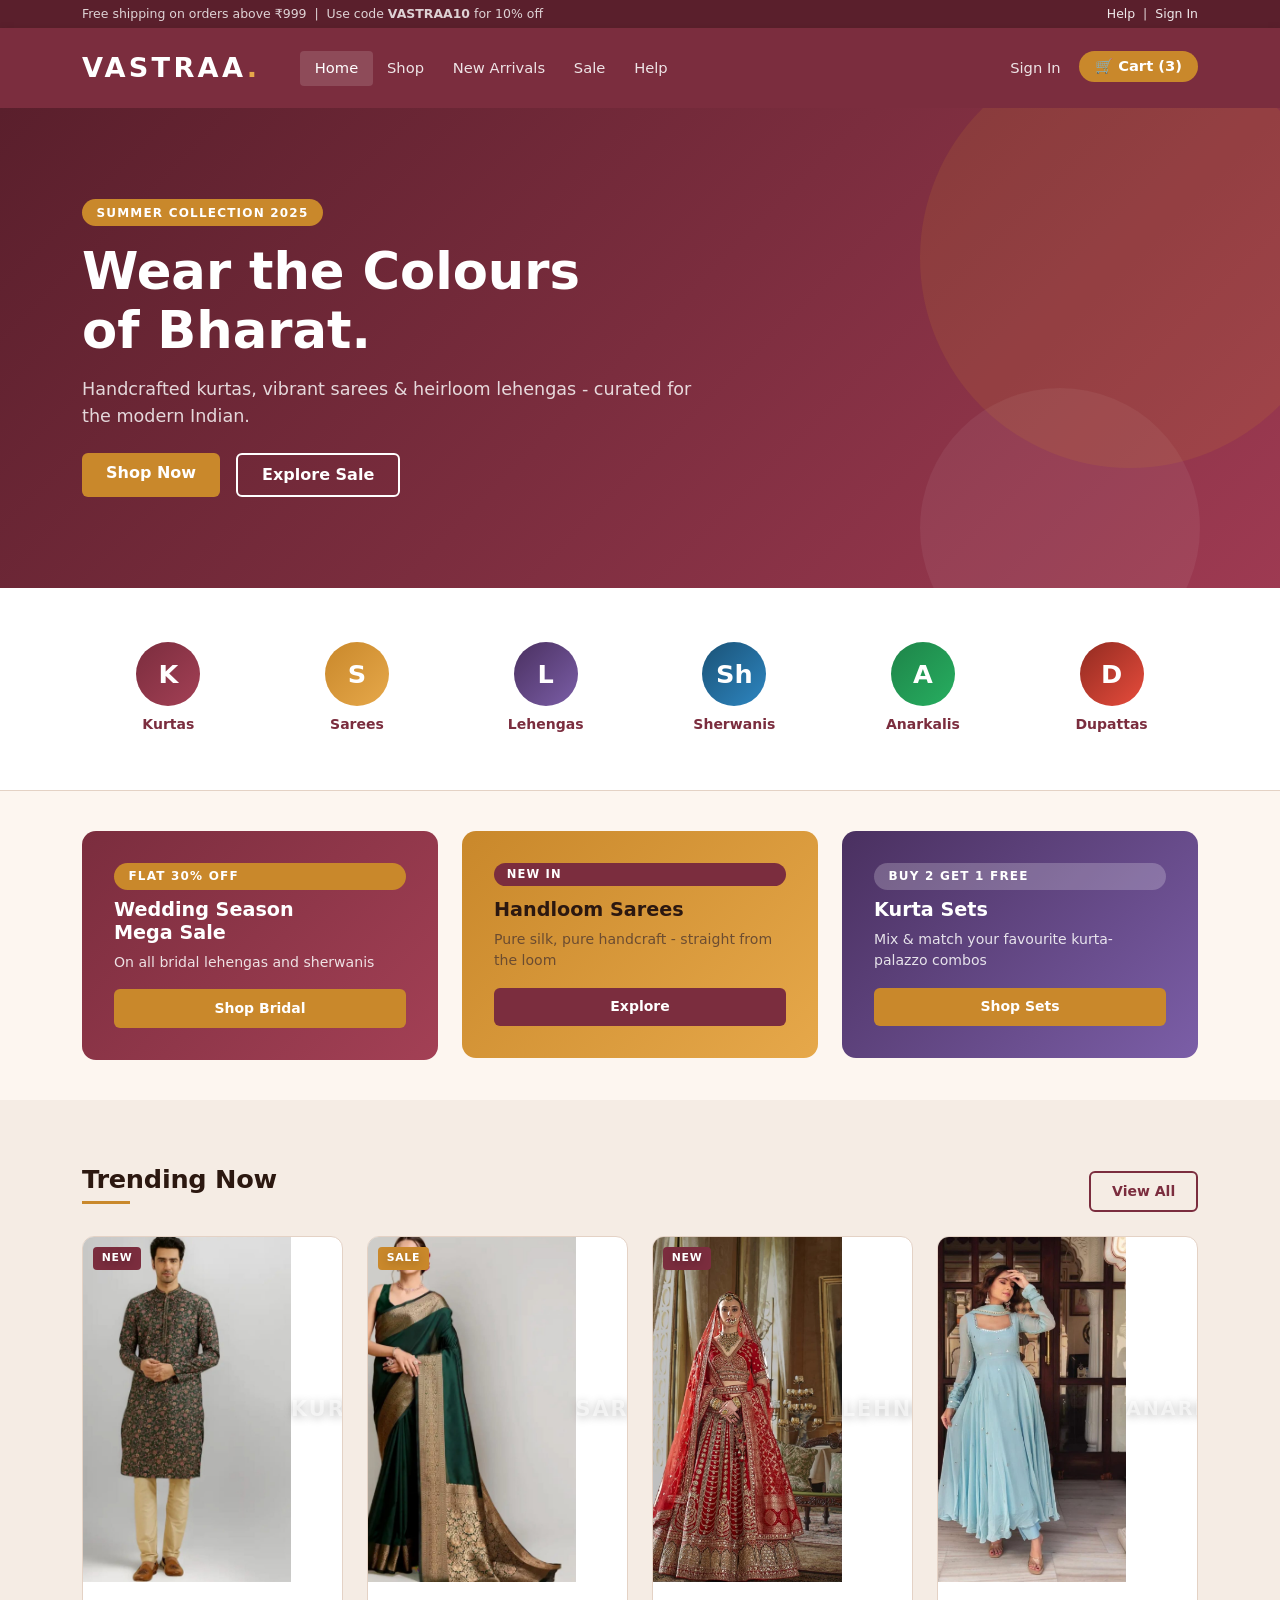
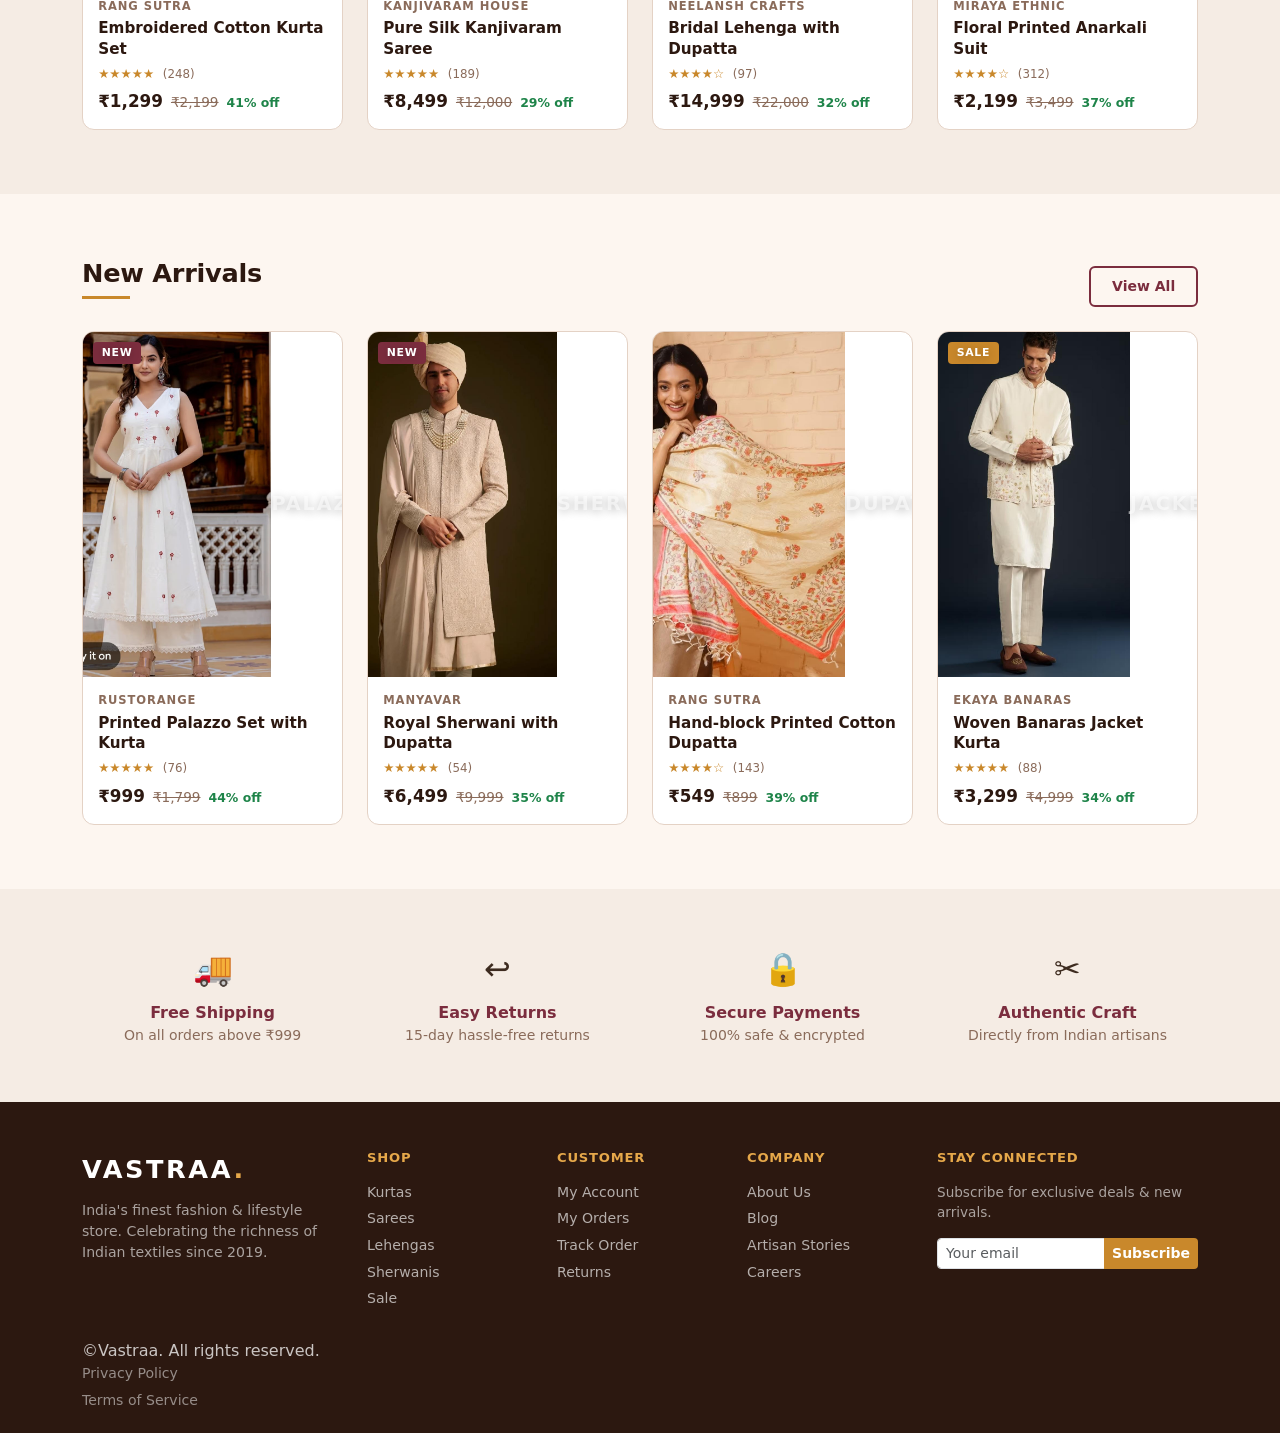
<file: index.html>
<!DOCTYPE html>
<html lang="en">
<head>
  <meta charset="UTF-8">
  <meta name="viewport" content="width=device-width, initial-scale=1.0">
  <title>Vastraa - India's Finest Fashion &amp; Lifestyle Store</title>
  <link rel="stylesheet" href="bootstrap.css">
  <link rel="stylesheet" href="style.css">
</head>
<body>

<div class="va-topbar">
  <div class="container d-flex justify-content-between align-items-center">
    <span>Free shipping on orders above &#8377;999 &nbsp;|&nbsp; Use code <strong>VASTRAA10</strong> for 10% off</span>
    <span><a href="help.html">Help</a> &nbsp;|&nbsp; <a href="login.html">Sign In</a></span>
  </div>
</div>

<nav class="navbar navbar-expand va-navbar">
  <div class="container">
    <a class="navbar-brand" href="index.html">VASTRAA<span>.</span></a>
    <ul class="navbar-nav me-auto ms-4">
      <li class="nav-item"><a class="nav-link active" href="index.html">Home</a></li>
      <li class="nav-item"><a class="nav-link" href="shop.html">Shop</a></li>
      <li class="nav-item"><a class="nav-link" href="shop.html">New Arrivals</a></li>
      <li class="nav-item"><a class="nav-link" href="shop.html">Sale</a></li>
      <li class="nav-item"><a class="nav-link" href="help.html">Help</a></li>
    </ul>
    <ul class="navbar-nav ms-auto gap-1">
      <li class="nav-item"><a class="nav-link" href="login.html">Sign In</a></li>
      <li class="nav-item"><a class="nav-link btn-cart" href="cart.html">&#128722; Cart (3)</a></li>
    </ul>
  </div>
</nav>

<section class="va-hero">
  <div class="container position-relative" style="z-index:1">
    <div class="row align-items-center">
      <div class="col-lg-7">
        <span class="va-hero-badge">Summer Collection 2025</span>
        <h1 class="mb-3">Wear the Colours<br>of Bharat.</h1>
        <p class="lead mb-4">Handcrafted kurtas, vibrant sarees &amp; heirloom lehengas - curated for the modern Indian.</p>
        <div class="d-flex gap-3 flex-wrap">
          <a href="shop.html" class="btn btn-va-accent px-4 py-2">Shop Now</a>
          <a href="shop.html" class="btn btn-va-outline px-4 py-2" style="border-color:white;color:white;">Explore Sale</a>
        </div>
      </div>
    </div>
  </div>
</section>

<section class="va-category-strip section-pad-sm">
  <div class="container">
    <div class="row g-3 text-center">
      <div class="col-6 col-md-2">
        <a href="shop.html" class="text-decoration-none">
          <div class="va-cat-item">
            <div class="va-cat-icon kurta">K</div>
            <div class="small fw-semibold mt-2">Kurtas</div>
          </div>
        </a>
      </div>
      <div class="col-6 col-md-2">
        <a href="shop.html" class="text-decoration-none">
          <div class="va-cat-item">
            <div class="va-cat-icon saree">S</div>
            <div class="small fw-semibold mt-2">Sarees</div>
          </div>
        </a>
      </div>
      <div class="col-6 col-md-2">
        <a href="shop.html" class="text-decoration-none">
          <div class="va-cat-item">
            <div class="va-cat-icon lehnga">L</div>
            <div class="small fw-semibold mt-2">Lehengas</div>
          </div>
        </a>
      </div>
      <div class="col-6 col-md-2">
        <a href="shop.html" class="text-decoration-none">
          <div class="va-cat-item">
            <div class="va-cat-icon sherwa">Sh</div>
            <div class="small fw-semibold mt-2">Sherwanis</div>
          </div>
        </a>
      </div>
      <div class="col-6 col-md-2">
        <a href="shop.html" class="text-decoration-none">
          <div class="va-cat-item">
            <div class="va-cat-icon anarka">A</div>
            <div class="small fw-semibold mt-2">Anarkalis</div>
          </div>
        </a>
      </div>
      <div class="col-6 col-md-2">
        <a href="shop.html" class="text-decoration-none">
          <div class="va-cat-item">
            <div class="va-cat-icon dupatt">D</div>
            <div class="small fw-semibold mt-2">Dupattas</div>
          </div>
        </a>
      </div>
    </div>
  </div>
</section>

<section class="section-pad-sm bg-va-cream">
  <div class="container">
    <div class="row g-4">
      <div class="col-md-4">
        <div class="va-promo-banner va-promo-1">
          <div class="va-hero-badge mb-2">FLAT 30% OFF</div>
          <h4 class="fw-bold mb-2">Wedding Season<br>Mega Sale</h4>
          <p class="mb-3">On all bridal lehengas and sherwanis</p>
          <a href="shop.html" class="btn btn-va-accent btn-sm">Shop Bridal</a>
        </div>
      </div>
      <div class="col-md-4">
        <div class="va-promo-banner va-promo-2">
          <div style="display:inline-block;background:#7B2D3E;color:white;font-size:0.72rem;font-weight:700;letter-spacing:0.1em;padding:0.2rem 0.8rem;border-radius:20px;margin-bottom:0.75rem;">NEW IN</div>
          <h4 class="fw-bold mb-2" style="color:#2C1810">Handloom Sarees</h4>
          <p class="mb-3" style="color:#5A4030">Pure silk, pure handcraft - straight from the loom</p>
          <a href="shop.html" class="btn btn-va-primary btn-sm">Explore</a>
        </div>
      </div>
      <div class="col-md-4">
        <div class="va-promo-banner va-promo-3">
          <div class="va-hero-badge mb-2" style="background:rgba(255,255,255,0.22)">BUY 2 GET 1 FREE</div>
          <h4 class="fw-bold mb-2">Kurta Sets</h4>
          <p class="mb-3">Mix &amp; match your favourite kurta-palazzo combos</p>
          <a href="shop.html" class="btn btn-va-accent btn-sm">Shop Sets</a>
        </div>
      </div>
    </div>
  </div>
</section>

<section class="section-pad bg-va-light">
  <div class="container">
    <div class="d-flex justify-content-between align-items-end mb-4">
      <h2 class="va-section-heading">Trending Now</h2>
      <a href="shop.html" class="btn btn-va-outline btn-sm">View All</a>
    </div>
    <div class="row g-4">
      <div class="col-6 col-md-3">
        <a href="product.html" class="text-decoration-none">
          <div class="va-product-card">
            <div class="va-product-img position-relative">
    <img src="kurta.jpg" alt="Kurta"
         style="width:100%;height:100%;object-fit:cover;">
              <span class="va-badge-new">New</span>
              <span style="font-size:1.3rem;font-weight:800;color:rgba(255,255,255,0.55);">KURTA</span>
            </div>
            <div class="va-product-body">
              <div class="va-product-brand">Rang Sutra</div>
              <div class="va-product-name">Embroidered Cotton Kurta Set</div>
              <div class="va-rating">&#9733;&#9733;&#9733;&#9733;&#9733; <span class="count">(248)</span></div>
              <div class="va-price">
                <span class="va-price-current">&#8377;1,299</span>
                <span class="va-price-original">&#8377;2,199</span>
                <span class="va-price-discount">41% off</span>
              </div>
            </div>
          </div>
        </a>
      </div>
      <div class="col-6 col-md-3">
        <a href="product.html" class="text-decoration-none">
          <div class="va-product-card">
            <div class="va-product-img position-relative">
    <img src="pure silk saree.jpg" alt="silk"
         style="width:100%;height:100%;object-fit:cover;">
              <span class="va-badge-sale">Sale</span>
              <span style="font-size:1.3rem;font-weight:800;color:rgba(255,255,255,0.55);">SAREE</span>
            </div>
            <div class="va-product-body">
              <div class="va-product-brand">Kanjivaram House</div>
              <div class="va-product-name">Pure Silk Kanjivaram Saree</div>
              <div class="va-rating">&#9733;&#9733;&#9733;&#9733;&#9733; <span class="count">(189)</span></div>
              <div class="va-price">
                <span class="va-price-current">&#8377;8,499</span>
                <span class="va-price-original">&#8377;12,000</span>
                <span class="va-price-discount">29% off</span>
              </div>
            </div>
          </div>
        </a>
      </div>
      <div class="col-6 col-md-3">
        <a href="product.html" class="text-decoration-none">
          <div class="va-product-card">
            <div class="va-product-img position-relative">
    <img src="Bridal lehenga with dupatta.jpg" alt="dupatta"
         style="width:100%;height:100%;object-fit:cover;">
              <span class="va-badge-new">New</span>
              <span style="font-size:1.3rem;font-weight:800;color:rgba(255,255,255,0.55);">LEHNGA</span>
            </div>
            <div class="va-product-body">
              <div class="va-product-brand">Neelansh Crafts</div>
              <div class="va-product-name">Bridal Lehenga with Dupatta</div>
              <div class="va-rating">&#9733;&#9733;&#9733;&#9733;&#9734; <span class="count">(97)</span></div>
              <div class="va-price">
                <span class="va-price-current">&#8377;14,999</span>
                <span class="va-price-original">&#8377;22,000</span>
                <span class="va-price-discount">32% off</span>
              </div>
            </div>
          </div>
        </a>
      </div>
      <div class="col-6 col-md-3">
        <a href="product.html" class="text-decoration-none">
          <div class="va-product-card">
           <div class="va-product-img position-relative">
    <img src="anarkali suit.jpg" alt="anarkali"
         style="width:100%;height:100%;object-fit:cover;">
              <span style="font-size:1.2rem;font-weight:800;color:rgba(255,255,255,0.55);">ANARKALI</span>
            </div>
            <div class="va-product-body">
              <div class="va-product-brand">Miraya Ethnic</div>
              <div class="va-product-name">Floral Printed Anarkali Suit</div>
              <div class="va-rating">&#9733;&#9733;&#9733;&#9733;&#9734; <span class="count">(312)</span></div>
              <div class="va-price">
                <span class="va-price-current">&#8377;2,199</span>
                <span class="va-price-original">&#8377;3,499</span>
                <span class="va-price-discount">37% off</span>
              </div>
            </div>
          </div>
        </a>
      </div>
    </div>
  </div>
</section>

<section class="section-pad bg-va-cream">
  <div class="container">
    <div class="d-flex justify-content-between align-items-end mb-4">
      <h2 class="va-section-heading">New Arrivals</h2>
      <a href="shop.html" class="btn btn-va-outline btn-sm">View All</a>
    </div>
    <div class="row g-4">
      <div class="col-6 col-md-3">
        <a href="product.html" class="text-decoration-none">
          <div class="va-product-card">
            <div class="va-product-img position-relative">
    <img src="plazo set with kurta.jpg" alt="palazzo"
         style="width:100%;height:100%;object-fit:cover;">
              <span class="va-badge-new">New</span>
              <span style="font-size:1.2rem;font-weight:800;color:rgba(255,255,255,0.55);">PALAZZO</span>
            </div>
            <div class="va-product-body">
              <div class="va-product-brand">Rustorange</div>
              <div class="va-product-name">Printed Palazzo Set with Kurta</div>
              <div class="va-rating">&#9733;&#9733;&#9733;&#9733;&#9733; <span class="count">(76)</span></div>
              <div class="va-price">
                <span class="va-price-current">&#8377;999</span>
                <span class="va-price-original">&#8377;1,799</span>
                <span class="va-price-discount">44% off</span>
              </div>
            </div>
          </div>
        </a>
      </div>
      <div class="col-6 col-md-3">
        <a href="product.html" class="text-decoration-none">
          <div class="va-product-card">
            <div class="va-product-img position-relative">
              <img src="Sherwani with dupatta.jpg" alt="Sherwani"
                   style="width:100%;height:100%;object-fit:cover;">
              <span class="va-badge-new">New</span>
              <span style="font-size:1.2rem;font-weight:800;color:rgba(255,255,255,0.55);">SHERWA</span>
            </div>
            <div class="va-product-body">
              <div class="va-product-brand">Manyavar</div>
              <div class="va-product-name">Royal Sherwani with Dupatta</div>
              <div class="va-rating">&#9733;&#9733;&#9733;&#9733;&#9733; <span class="count">(54)</span></div>
              <div class="va-price">
                <span class="va-price-current">&#8377;6,499</span>
                <span class="va-price-original">&#8377;9,999</span>
                <span class="va-price-discount">35% off</span>
              </div>
            </div>
          </div>
        </a>
      </div>
      <div class="col-6 col-md-3">
        <a href="product.html" class="text-decoration-none">
          <div class="va-product-card">
            <div class="va-product-img position-relative">
    <img src="Hand block printed cotton dupatta.jpg" alt="dupatta"
         style="width:100%;height:100%;object-fit:cover;">
              <span style="font-size:1.2rem;font-weight:800;color:rgba(255,255,255,0.55);">DUPATTA</span>
            </div>
            <div class="va-product-body">
              <div class="va-product-brand">Rang Sutra</div>
              <div class="va-product-name">Hand-block Printed Cotton Dupatta</div>
              <div class="va-rating">&#9733;&#9733;&#9733;&#9733;&#9734; <span class="count">(143)</span></div>
              <div class="va-price">
                <span class="va-price-current">&#8377;549</span>
                <span class="va-price-original">&#8377;899</span>
                <span class="va-price-discount">39% off</span>
              </div>
            </div>
          </div>
        </a>
      </div>
      <div class="col-6 col-md-3">
        <a href="product.html" class="text-decoration-none">
          <div class="va-product-card">
            <div class="va-product-img position-relative">
              <img src="Woven banaras jacket kurta.jpg" alt="Jacket" style="width:100%;height:100%;object-fit:cover;">
              <span class="va-badge-sale">Sale</span>
              <span style="font-size:1.2rem;font-weight:800;color:rgba(255,255,255,0.55);">JACKET</span>
            </div>
            <div class="va-product-body">
              <div class="va-product-brand">Ekaya Banaras</div>
              <div class="va-product-name">Woven Banaras Jacket Kurta</div>
              <div class="va-rating">&#9733;&#9733;&#9733;&#9733;&#9733; <span class="count">(88)</span></div>
              <div class="va-price">
                <span class="va-price-current">&#8377;3,299</span>
                <span class="va-price-original">&#8377;4,999</span>
                <span class="va-price-discount">34% off</span>
              </div>
            </div>
          </div>
        </a>
      </div>
    </div>
  </div>
</section>

<section class="bg-va-light section-pad-sm">
  <div class="container">
    <div class="row g-4 text-center">
      <div class="col-6 col-md-3">
        <div class="p-3">
          <div style="font-size:2rem;margin-bottom:0.5rem">&#128666;</div>
          <div class="fw-bold text-va-primary">Free Shipping</div>
          <div class="small text-va-muted">On all orders above &#8377;999</div>
        </div>
      </div>
      <div class="col-6 col-md-3">
        <div class="p-3">
          <div style="font-size:2rem;margin-bottom:0.5rem">&#8617;</div>
          <div class="fw-bold text-va-primary">Easy Returns</div>
          <div class="small text-va-muted">15-day hassle-free returns</div>
        </div>
      </div>
      <div class="col-6 col-md-3">
        <div class="p-3">
          <div style="font-size:2rem;margin-bottom:0.5rem">&#128274;</div>
          <div class="fw-bold text-va-primary">Secure Payments</div>
          <div class="small text-va-muted">100% safe &amp; encrypted</div>
        </div>
      </div>
      <div class="col-6 col-md-3">
        <div class="p-3">
          <div style="font-size:2rem;margin-bottom:0.5rem">&#9986;</div>
          <div class="fw-bold text-va-primary">Authentic Craft</div>
          <div class="small text-va-muted">Directly from Indian artisans</div>
        </div>
      </div>
    </div>
  </div>
</section>

<footer class="va-footer pt-5 pb-3">
  <div class="container">
    <div class="row g-4 mb-4">
      <div class="col-md-3">
        <div style="font-size:1.6rem;font-weight:800;color:white;letter-spacing:0.1em;margin-bottom:0.75rem;">VASTRAA<span style="color:#E6A84A;">.</span></div>
        <p style="font-size:0.88rem;color:rgba(255,255,255,0.6);">India's finest fashion &amp; lifestyle store. Celebrating the richness of Indian textiles since 2019.</p>
      </div>
      <div class="col-6 col-md-2">
        <h6>Shop</h6>
        <a href="shop.html">Kurtas</a>
        <a href="shop.html">Sarees</a>
        <a href="shop.html">Lehengas</a>
        <a href="shop.html">Sherwanis</a>
        <a href="shop.html">Sale</a>
      </div>
      <div class="col-6 col-md-2">
        <h6>Customer</h6>
        <a href="login.html">My Account</a>
        <a href="cart.html">My Orders</a>
        <a href="help.html">Track Order</a>
        <a href="help.html">Returns</a>
      </div>
      <div class="col-6 col-md-2">
        <h6>Company</h6>
        <a href="#">About Us</a>
        <a href="#">Blog</a>
        <a href="#">Artisan Stories</a>
        <a href="#">Careers</a>
      </div>
      <div class="col-6 col-md-3">
        <h6>Stay Connected</h6>
        <p style="font-size:0.85rem;color:rgba(255,255,255,0.6);">Subscribe for exclusive deals &amp; new arrivals.</p>
        <div class="input-group input-group-sm">
          <input type="email" class="form-control" placeholder="Your email">
          <button class="btn btn-va-accent">Subscribe</button>
        </div>
      </div>
    </div
    <div class="va-footer-bottom py-3 d-flex flex-wrap justify-content-between gap-2">
      <span>&copy;Vastraa. All rights reserved.</span>
      <span>
        <a href="#" style="color:rgba(255,255,255,0.5);margin-right:1rem;">Privacy Policy</a>
        <a href="#" style="color:rgba(255,255,255,0.5);">Terms of Service</a>
      </span>
    </div>
  </div>
</footer>

</body>
</html>
</file>
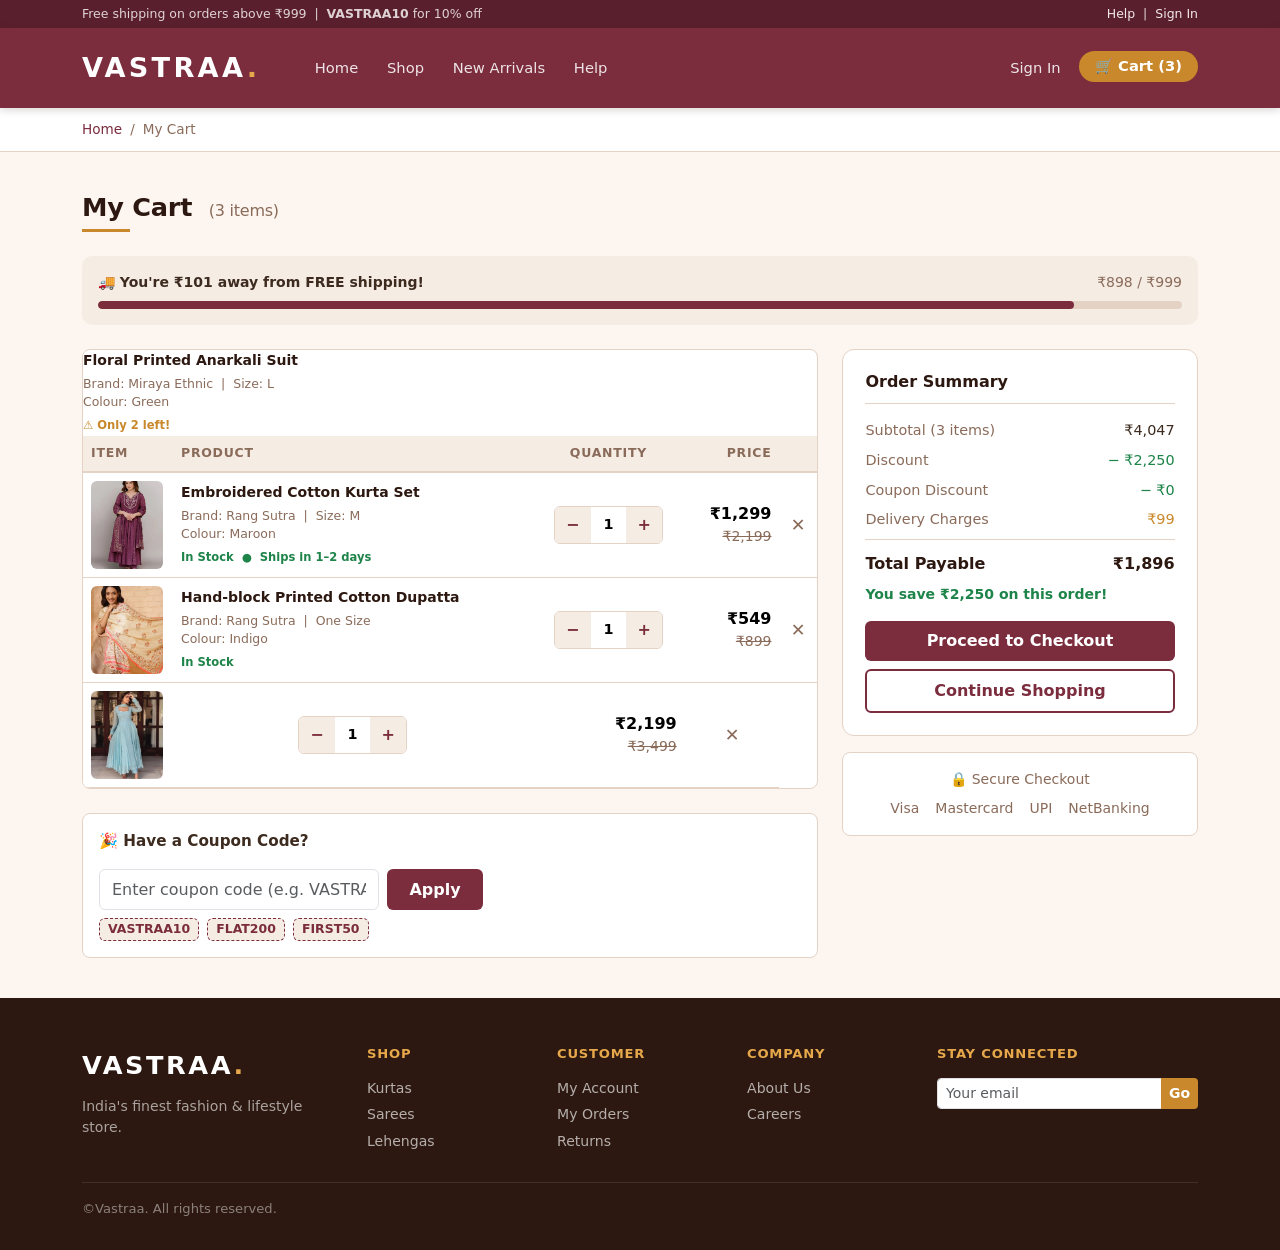
<file: cart.html>
<!DOCTYPE html>
<html lang="en">
<head>
  <meta charset="UTF-8">
  <meta name="viewport" content="width=device-width, initial-scale=1.0">
  <title>Cart - Vastraa</title>
  <link rel="stylesheet" href="bootstrap.css">
  <link rel="stylesheet" href="style.css">
</head>
<body>


<div class="va-topbar">
  <div class="container d-flex justify-content-between align-items-center">
    <span>Free shipping on orders above &#8377;999 &nbsp;|&nbsp; <strong>VASTRAA10</strong> for 10% off</span>
    <span><a href="help.html">Help</a> &nbsp;|&nbsp; <a href="login.html">Sign In</a></span>
  </div>
</div>

<nav class="navbar navbar-expand va-navbar">
  <div class="container">
    <a class="navbar-brand" href="index.html">VASTRAA<span>.</span></a>
    <ul class="navbar-nav me-auto ms-4">
      <li class="nav-item"><a class="nav-link" href="index.html">Home</a></li>
      <li class="nav-item"><a class="nav-link" href="shop.html">Shop</a></li>
      <li class="nav-item"><a class="nav-link" href="shop.html">New Arrivals</a></li>
      <li class="nav-item"><a class="nav-link" href="help.html">Help</a></li>
    </ul>
    <ul class="navbar-nav ms-auto gap-1">
      <li class="nav-item"><a class="nav-link" href="login.html">Sign In</a></li>
      <li class="nav-item"><a class="nav-link btn-cart active" href="cart.html">&#128722; Cart (3)</a></li>
    </ul>
  </div>
</nav>

<div class="va-breadcrumb">
  <div class="container">
    <nav aria-label="breadcrumb">
      <ol class="breadcrumb mb-0">
        <li class="breadcrumb-item"><a href="index.html">Home</a></li>
        <li class="breadcrumb-item active">My Cart</li>
      </ol>
    </nav>
  </div>
</div>

<section class="section-pad-sm">
  <div class="container">
    <h2 class="va-section-heading mb-4">My Cart <span class="fs-6 fw-normal text-va-muted ms-2">(3 items)</span></h2>

    <div class="va-shipping-progress mb-4 p-3" style="background:var(--va-light);border-radius:10px;">
      <div class="d-flex justify-content-between mb-2">
        <span class="small fw-semibold text-va-text">&#128666; You're &#8377;101 away from FREE shipping!</span>
        <span class="small text-va-muted">&#8377;898 / &#8377;999</span>
      </div>
      <div class="progress">
        <div class="progress-bar" style="width:90%"></div>
      </div>
    </div>

    <div class="row g-4">
      <div class="col-lg-8">
        <div class="bg-white border rounded-3 overflow-hidden" style="border-color:var(--va-border)!important">
          <table class="table va-table mb-0">
            <thead>
              <tr>
                <th style="width:90px">Item</th>
                <th>Product</th>
                <th class="text-center">Quantity</th>
                <th class="text-end">Price</th>
                <th></th>
              </tr>
            </thead>
            <tbody>
              <tr>
                <td>
                  <img src="Embroided cotton kurta set.jpg"
     style="width:72px;height:88px;border-radius:6px;object-fit:cover;">
                </td>
                <td>
                  <div class="fw-semibold small mb-1"><a href="product.html" style="color:var(--va-dark)">Embroidered Cotton Kurta Set</a></div>
                  <div class="text-va-muted" style="font-size:0.78rem;">Brand: Rang Sutra &nbsp;|&nbsp; Size: M</div>
                  <div class="text-va-muted" style="font-size:0.78rem;">Colour: Maroon</div>
                  <span style="font-size:0.72rem;color:#1E8449;font-weight:600;">In Stock &nbsp;&#9679;&nbsp; Ships in 1–2 days</span>
                </td>
                <td class="text-center">
                  <div class="va-qty-box d-inline-flex">
                    <button class="va-qty-btn">&#8722;</button>
                    <span>1</span>
                    <button class="va-qty-btn">+</button>
                  </div>
                </td>
                <td class="text-end">
                  <div class="fw-bold">&#8377;1,299</div>
                  <div class="text-va-muted small" style="text-decoration:line-through">&#8377;2,199</div>
                </td>
                <td class="text-center">
                  <a href="#" class="text-va-muted" style="font-size:1.1rem;" title="Remove">&#10005;</a>
                </td>
              </tr>
              <tr>
                <td>
                  <img src="Hand block printed cotton dupatta.jpg"
     style="width:72px;height:88px;border-radius:6px;object-fit:cover;">
                </td>
                <td>
                  <div class="fw-semibold small mb-1"><a href="product.html" style="color:var(--va-dark)">Hand-block Printed Cotton Dupatta</a></div>
                  <div class="text-va-muted" style="font-size:0.78rem;">Brand: Rang Sutra &nbsp;|&nbsp; One Size</div>
                  <div class="text-va-muted" style="font-size:0.78rem;">Colour: Indigo</div>
                  <span style="font-size:0.72rem;color:#1E8449;font-weight:600;">In Stock</span>
                </td>
                <td class="text-center">
                  <div class="va-qty-box d-inline-flex">
                    <button class="va-qty-btn">&#8722;</button>
                    <span>1</span>
                    <button class="va-qty-btn">+</button>
                  </div>
                </td>
                <td class="text-end">
                  <div class="fw-bold">&#8377;549</div>
                  <div class="text-va-muted small" style="text-decoration:line-through">&#8377;899</div>
                </td>
                <td class="text-center">
                  <a href="#" class="text-va-muted" style="font-size:1.1rem;" title="Remove">&#10005;</a>
                </td>
              </tr>
              <tr>
                <td>
                  <img src="anarkali suit.jpg"
     style="width:72px;height:88px;border-radius:6px;object-fit:cover;">
                </td>
                  <div class="fw-semibold small mb-1"><a href="product.html" style="color:var(--va-dark)">Floral Printed Anarkali Suit</a></div>
                  <div class="text-va-muted" style="font-size:0.78rem;">Brand: Miraya Ethnic &nbsp;|&nbsp; Size: L</div>
                  <div class="text-va-muted" style="font-size:0.78rem;">Colour: Green</div>
                  <span style="font-size:0.72rem;color:#C9882B;font-weight:600;">&#9888; Only 2 left!</span>
                </td>
                <td class="text-center">
                  <div class="va-qty-box d-inline-flex">
                    <button class="va-qty-btn">&#8722;</button>
                    <span>1</span>
                    <button class="va-qty-btn">+</button>
                  </div>
                </td>
                <td class="text-end">
                  <div class="fw-bold">&#8377;2,199</div>
                  <div class="text-va-muted small" style="text-decoration:line-through">&#8377;3,499</div>
                </td>
                <td class="text-center">
                  <a href="#" class="text-va-muted" style="font-size:1.1rem;" title="Remove">&#10005;</a>
                </td>
              </tr>
            </tbody>
          </table>
        </div>

        <div class="mt-4 p-3 bg-white border rounded-3" style="border-color:var(--va-border)!important">
          <div class="fw-bold mb-3" style="font-size:0.95rem;">&#127881; Have a Coupon Code?</div>
          <div class="d-flex gap-2 flex-wrap">
            <input type="text" class="form-control" placeholder="Enter coupon code (e.g. VASTRAA10)" style="max-width:280px;">
            <button class="btn btn-va-primary">Apply</button>
          </div>
          <div class="mt-2 d-flex flex-wrap gap-2">
            <span class="badge py-1 px-2" style="background:var(--va-light);color:var(--va-primary);border:1px dashed var(--va-primary);cursor:pointer;font-size:0.78rem;font-weight:600;">VASTRAA10</span>
            <span class="badge py-1 px-2" style="background:var(--va-light);color:var(--va-primary);border:1px dashed var(--va-primary);cursor:pointer;font-size:0.78rem;font-weight:600;">FLAT200</span>
            <span class="badge py-1 px-2" style="background:var(--va-light);color:var(--va-primary);border:1px dashed var(--va-primary);cursor:pointer;font-size:0.78rem;font-weight:600;">FIRST50</span>
          </div>
        </div>
      </div>

      <div class="col-lg-4">
        <div class="va-order-summary">
          <h5>Order Summary</h5>
          <div class="va-order-row"><span class="label">Subtotal (3 items)</span><span>&#8377;4,047</span></div>
          <div class="va-order-row"><span class="label">Discount</span><span style="color:#1E8449">&#8722; &#8377;2,250</span></div>
          <div class="va-order-row"><span class="label">Coupon Discount</span><span style="color:#1E8449">&#8722; &#8377;0</span></div>
          <div class="va-order-row"><span class="label">Delivery Charges</span><span style="color:#C9882B">&#8377;99</span></div>
          <div class="va-order-row total"><span>Total Payable</span><span>&#8377;1,896</span></div>
          <div class="small" style="color:#1E8449;font-weight:600;margin-top:0.5rem;">You save &#8377;2,250 on this order!</div>
          <a href="checkout.html" class="btn btn-va-primary w-100 mt-3 py-2">Proceed to Checkout</a>
          <a href="shop.html" class="btn btn-va-outline w-100 mt-2">Continue Shopping</a>
        </div>

        <div class="mt-3 p-3 bg-white border rounded-3 text-center" style="border-color:var(--va-border)!important">
          <div class="small text-va-muted mb-2">&#128274; Secure Checkout</div>
          <div class="d-flex justify-content-center gap-3 flex-wrap">
            <span class="small text-va-muted">Visa</span>
            <span class="small text-va-muted">Mastercard</span>
            <span class="small text-va-muted">UPI</span>
            <span class="small text-va-muted">NetBanking</span>
          </div>
        </div>
      </div>
    </div>
  </div>
</section>

<footer class="va-footer pt-5 pb-3">
  <div class="container">
    <div class="row g-4 mb-4">
      <div class="col-md-3">
        <div style="font-size:1.6rem;font-weight:800;color:white;letter-spacing:0.1em;margin-bottom:0.75rem;">VASTRAA<span style="color:#E6A84A;">.</span></div>
        <p style="font-size:0.88rem;color:rgba(255,255,255,0.6);">India's finest fashion &amp; lifestyle store.</p>
      </div>
      <div class="col-6 col-md-2"><h6>Shop</h6><a href="shop.html">Kurtas</a><a href="shop.html">Sarees</a><a href="shop.html">Lehengas</a></div>
      <div class="col-6 col-md-2"><h6>Customer</h6><a href="login.html">My Account</a><a href="cart.html">My Orders</a><a href="help.html">Returns</a></div>
      <div class="col-6 col-md-2"><h6>Company</h6><a href="#">About Us</a><a href="#">Careers</a></div>
      <div class="col-6 col-md-3">
        <h6>Stay Connected</h6>
        <div class="input-group input-group-sm mt-2">
          <input type="email" class="form-control" placeholder="Your email">
          <button class="btn btn-va-accent">Go</button>
        </div>
      </div>
    </div>
    <div class="va-footer-bottom py-3"><span>&copy;Vastraa. All rights reserved.</span></div>
  </div>
</footer>

</body>
</html>
</file>
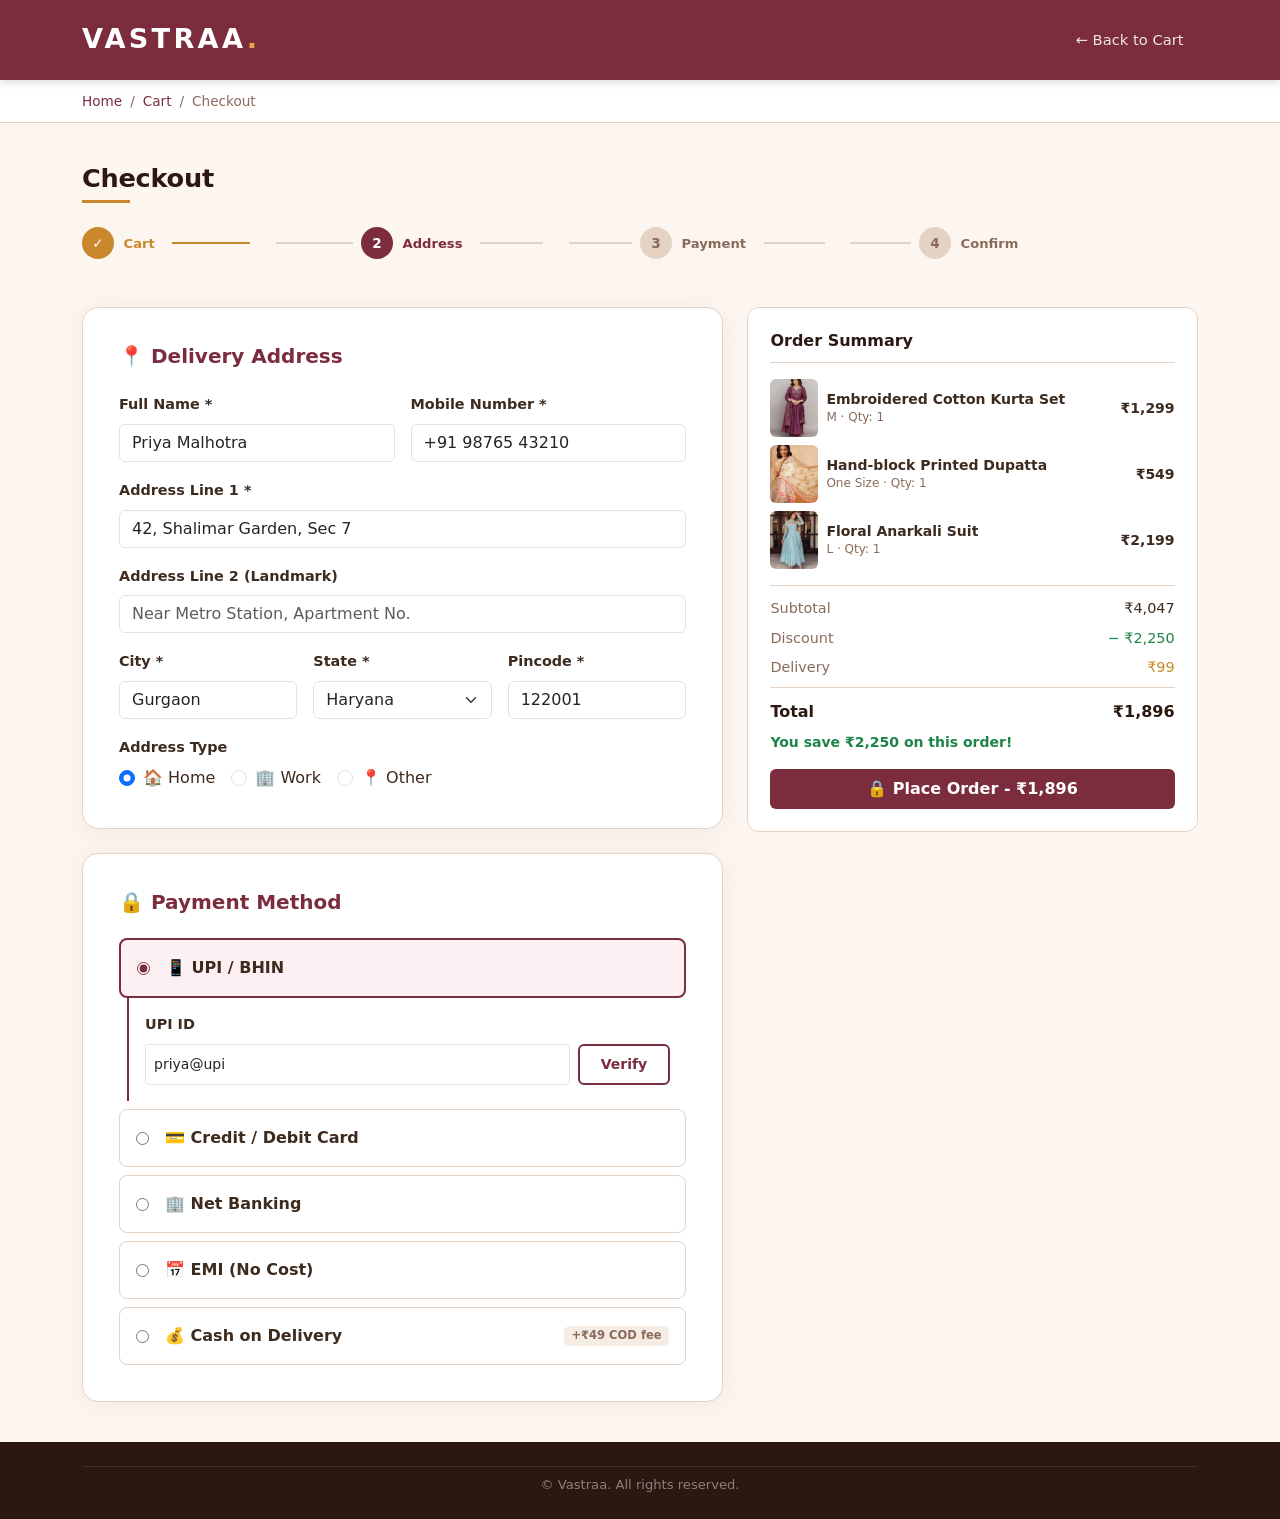
<file: checkout.html>
<!DOCTYPE html>
<html lang="en">
<head>
  <meta charset="UTF-8">
  <meta name="viewport" content="width=device-width, initial-scale=1.0">
  <title>Checkout - Vastraa</title>
  <link rel="stylesheet" href="bootstrap.css">
  <link rel="stylesheet" href="style.css">
</head>
<body class="bg-va-cream">


<nav class="navbar navbar-expand va-navbar">
  <div class="container">
    <a class="navbar-brand" href="index.html">VASTRAA<span>.</span></a>
    <ul class="navbar-nav ms-auto">
      <li class="nav-item"><a class="nav-link" href="cart.html">&#8592; Back to Cart</a></li>
    </ul>
  </div>
</nav>

<div class="va-breadcrumb">
  <div class="container">
    <nav aria-label="breadcrumb">
      <ol class="breadcrumb mb-0">
        <li class="breadcrumb-item"><a href="index.html">Home</a></li>
        <li class="breadcrumb-item"><a href="cart.html">Cart</a></li>
        <li class="breadcrumb-item active">Checkout</li>
      </ol>
    </nav>
  </div>
</div>

<section class="section-pad-sm">
  <div class="container">
    <h2 class="va-section-heading mb-4">Checkout</h2>

    <div class="va-steps mb-5">
      <div class="va-step done">
        <div class="va-step-num">&#10003;</div>
        <div class="va-step-label">Cart</div>
        <div style="flex:1;height:2px;background:var(--va-accent);margin:0 0.5rem;align-self:center;"></div>
      </div>
      <div class="va-step active">
        <div class="va-step-num">2</div>
        <div class="va-step-label">Address</div>
        <div style="flex:1;height:2px;background:var(--va-border);margin:0 0.5rem;align-self:center;"></div>
      </div>
      <div class="va-step inactive">
        <div class="va-step-num">3</div>
        <div class="va-step-label">Payment</div>
        <div style="flex:1;height:2px;background:var(--va-border);margin:0 0.5rem;align-self:center;"></div>
      </div>
      <div class="va-step inactive">
        <div class="va-step-num">4</div>
        <div class="va-step-label">Confirm</div>
      </div>
    </div>

    <div class="row g-4">
      <div class="col-lg-7">

        <div class="va-form-card mb-4">
          <h5 class="fw-bold mb-4" style="color:var(--va-primary)">&#128205; Delivery Address</h5>

          <form>
            <div class="row g-3">
              <div class="col-md-6">
                <label class="form-label">Full Name *</label>
                <input type="text" class="form-control" value="Priya Malhotra">
              </div>
              <div class="col-md-6">
                <label class="form-label">Mobile Number *</label>
                <input type="tel" class="form-control" value="+91 98765 43210">
              </div>
              <div class="col-12">
                <label class="form-label">Address Line 1 *</label>
                <input type="text" class="form-control" value="42, Shalimar Garden, Sec 7">
              </div>
              <div class="col-12">
                <label class="form-label">Address Line 2 (Landmark)</label>
                <input type="text" class="form-control" placeholder="Near Metro Station, Apartment No.">
              </div>
              <div class="col-md-4">
                <label class="form-label">City *</label>
                <input type="text" class="form-control" value="Gurgaon">
              </div>
              <div class="col-md-4">
                <label class="form-label">State *</label>
                <select class="form-select">
                  <option>Haryana</option>
                  <option>Delhi</option>
                  <option>Maharashtra</option>
                  <option>Karnataka</option>
                  <option>Rajasthan</option>
                  <option>Uttar Pradesh</option>
                  <option>Tamil Nadu</option>
                </select>
              </div>
              <div class="col-md-4">
                <label class="form-label">Pincode *</label>
                <input type="text" class="form-control" value="122001" maxlength="6">
              </div>
              <div class="col-12">
                <label class="form-label">Address Type</label>
                <div class="d-flex gap-3">
                  <div class="form-check">
                    <input class="form-check-input" type="radio" name="addrType" id="home" checked>
                    <label class="form-check-label" for="home">&#127968; Home</label>
                  </div>
                  <div class="form-check">
                    <input class="form-check-input" type="radio" name="addrType" id="work">
                    <label class="form-check-label" for="work">&#127970; Work</label>
                  </div>
                  <div class="form-check">
                    <input class="form-check-input" type="radio" name="addrType" id="other">
                    <label class="form-check-label" for="other">&#128205; Other</label>
                  </div>
                </div>
              </div>
            </div>
          </form>
        </div>

        <div class="va-form-card">
          <h5 class="fw-bold mb-4" style="color:var(--va-primary)">&#128274; Payment Method</h5>

          <div class="mb-2">
            <label class="d-flex align-items-center gap-3 p-3 rounded-3 fw-semibold" style="border:2px solid var(--va-primary);background:#FDF0F3;cursor:pointer;">
              <input type="radio" name="payment" checked style="accent-color:var(--va-primary)">
              <span>&#128241; UPI / BHIN</span>
            </label>
            <div class="p-3 ms-2 border-start border-2" style="border-color:var(--va-primary)!important;margin-top:-2px;">
              <label class="form-label small fw-semibold">UPI ID</label>
              <div class="d-flex gap-2">
                <input type="text" class="form-control form-control-sm" value="priya@upi" placeholder="yourname@upi">
                <button class="btn btn-va-outline btn-sm">Verify</button>
              </div>
            </div>
          </div>

          <div class="mb-2">
            <label class="d-flex align-items-center gap-3 p-3 rounded-3 fw-semibold" style="border:1.5px solid var(--va-border);cursor:pointer;">
              <input type="radio" name="payment" style="accent-color:var(--va-primary)">
              <span>&#128179; Credit / Debit Card</span>
            </label>
          </div>

          <div class="mb-2">
            <label class="d-flex align-items-center gap-3 p-3 rounded-3 fw-semibold" style="border:1.5px solid var(--va-border);cursor:pointer;">
              <input type="radio" name="payment" style="accent-color:var(--va-primary)">
              <span>&#127970; Net Banking</span>
            </label>
          </div>

          <div class="mb-2">
            <label class="d-flex align-items-center gap-3 p-3 rounded-3 fw-semibold" style="border:1.5px solid var(--va-border);cursor:pointer;">
              <input type="radio" name="payment" style="accent-color:var(--va-primary)">
              <span>&#128197; EMI (No Cost)</span>
            </label>
          </div>

          <div>
            <label class="d-flex align-items-center gap-3 p-3 rounded-3 fw-semibold" style="border:1.5px solid var(--va-border);cursor:pointer;">
              <input type="radio" name="payment" style="accent-color:var(--va-primary)">
              <span>&#128176; Cash on Delivery</span>
              <span class="badge ms-auto" style="background:var(--va-light);color:var(--va-muted);font-weight:600;font-size:0.72rem;">+&#8377;49 COD fee</span>
            </label>
          </div>
        </div>
      </div>

      <div class="col-lg-5">
        <div class="va-order-summary sticky-top" style="top:1rem;">
          <h5>Order Summary</h5>

          <div class="mb-3">
            <div class="d-flex gap-2 align-items-center mb-2">
              <img src="Embroided cotton kurta set.jpg"
     style="width:48px;height:58px;border-radius:6px;flex-shrink:0;object-fit:cover;">
              <div class="flex-fill">
                <div class="small fw-semibold" style="line-height:1.3">Embroidered Cotton Kurta Set</div>
                <div class="text-va-muted" style="font-size:0.75rem;">M · Qty: 1</div>
              </div>
              <div class="small fw-bold">&#8377;1,299</div>
            </div>
            <div class="d-flex gap-2 align-items-center mb-2">
              <img src="Hand block printed cotton dupatta.jpg"
     style="width:48px;height:58px;border-radius:6px;flex-shrink:0;object-fit:cover;">
              <div class="flex-fill">
                <div class="small fw-semibold" style="line-height:1.3">Hand-block Printed Dupatta</div>
                <div class="text-va-muted" style="font-size:0.75rem;">One Size · Qty: 1</div>
              </div>
              <div class="small fw-bold">&#8377;549</div>
            </div>
            <div class="d-flex gap-2 align-items-center">
              <img src="anarkali suit.jpg"
     style="width:48px;height:58px;border-radius:6px;flex-shrink:0;object-fit:cover;">
              <div class="flex-fill">
                <div class="small fw-semibold" style="line-height:1.3">Floral Anarkali Suit</div>
                <div class="text-va-muted" style="font-size:0.75rem;">L · Qty: 1</div>
              </div>
              <div class="small fw-bold">&#8377;2,199</div>
            </div>
          </div>

          <div style="border-top:1px solid var(--va-border);margin:0.75rem 0;"></div>

          <div class="va-order-row"><span class="label">Subtotal</span><span>&#8377;4,047</span></div>
          <div class="va-order-row"><span class="label">Discount</span><span style="color:#1E8449">&#8722; &#8377;2,250</span></div>
          <div class="va-order-row"><span class="label">Delivery</span><span style="color:#C9882B">&#8377;99</span></div>
          <div class="va-order-row total"><span>Total</span><span>&#8377;1,896</span></div>
          <div class="small mb-3" style="color:#1E8449;font-weight:600;">You save &#8377;2,250 on this order!</div>

          <button class="btn btn-va-primary w-100 py-2" style="font-size:1rem;">
            &#128274; Place Order - &#8377;1,896
          </button>
          
      </div>
    </div>
  </div>
</section>

<footer class="va-footer pt-4 pb-3">
  <div class="container">
    <div class="va-footer-bottom py-2 text-center">
      <span>&copy; Vastraa. All rights reserved.</span>
    </div>
  </div>
</footer>

</body>
</html>
</file>
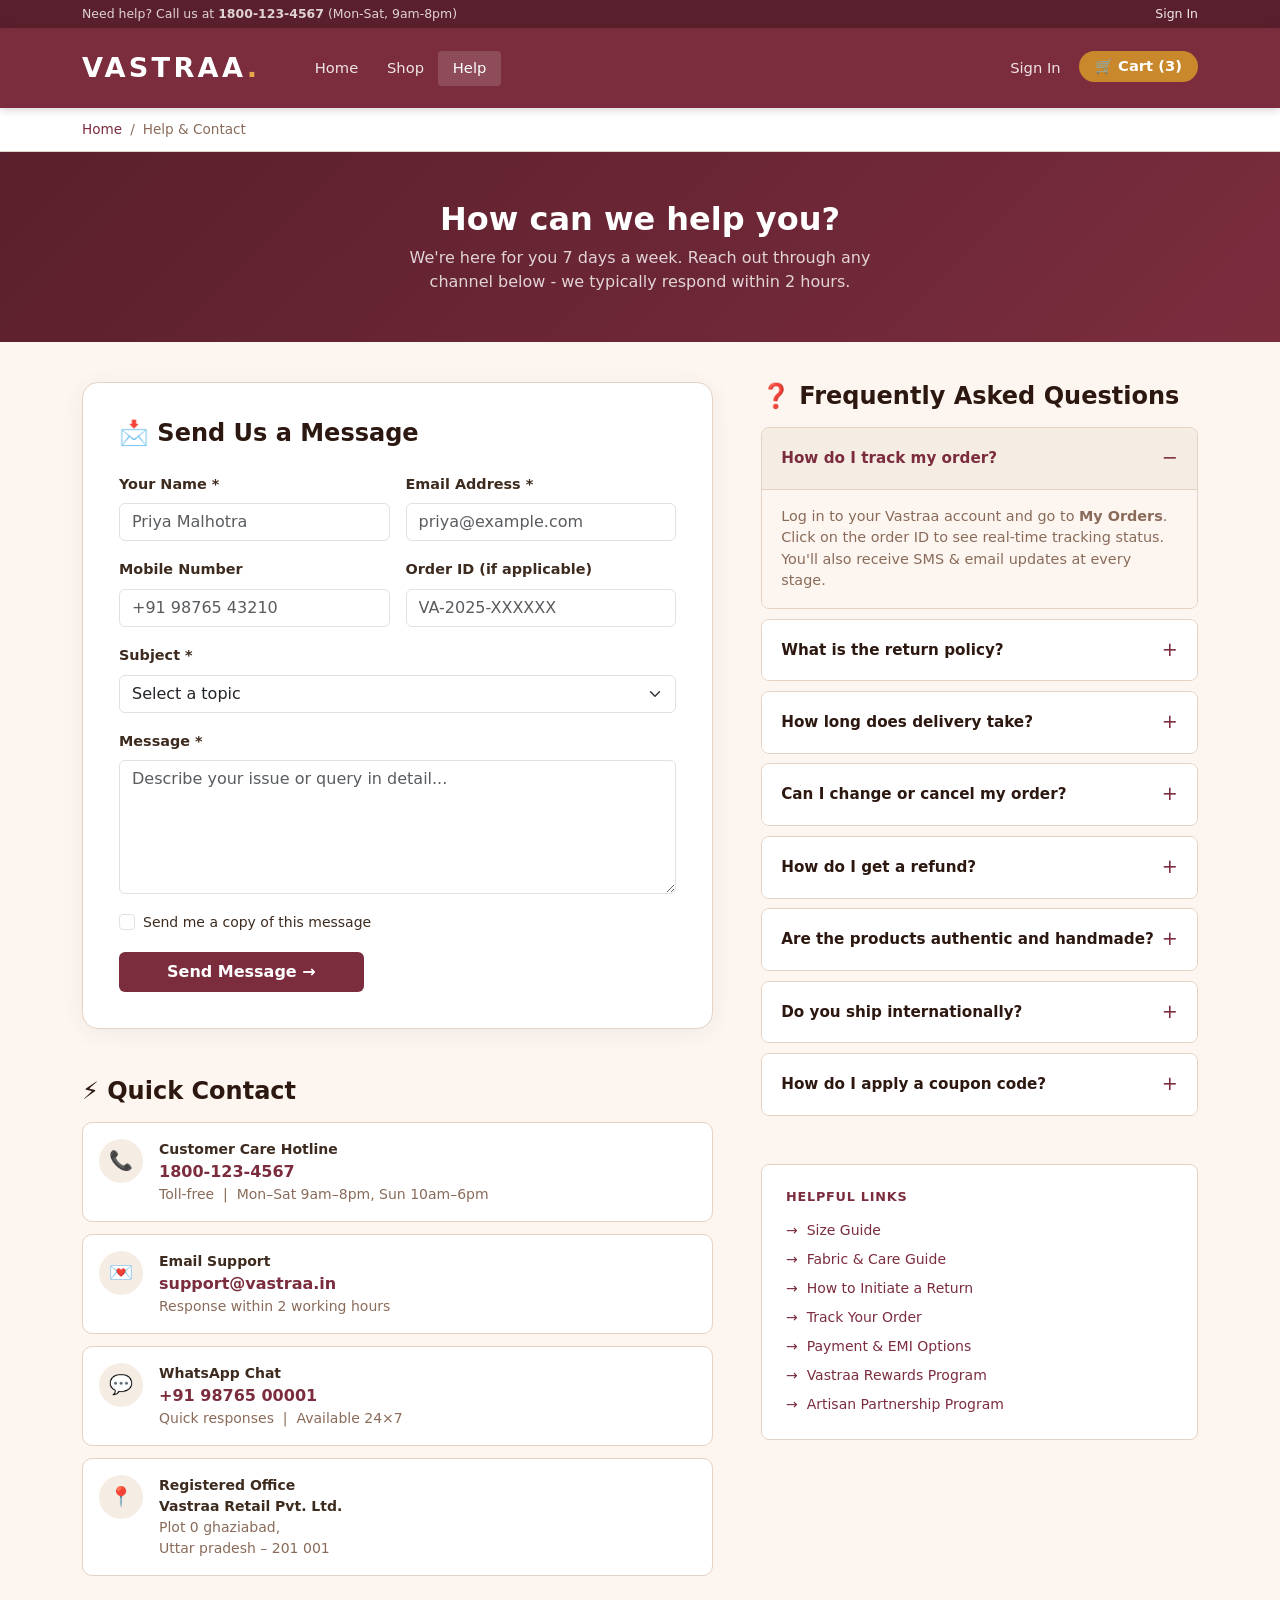
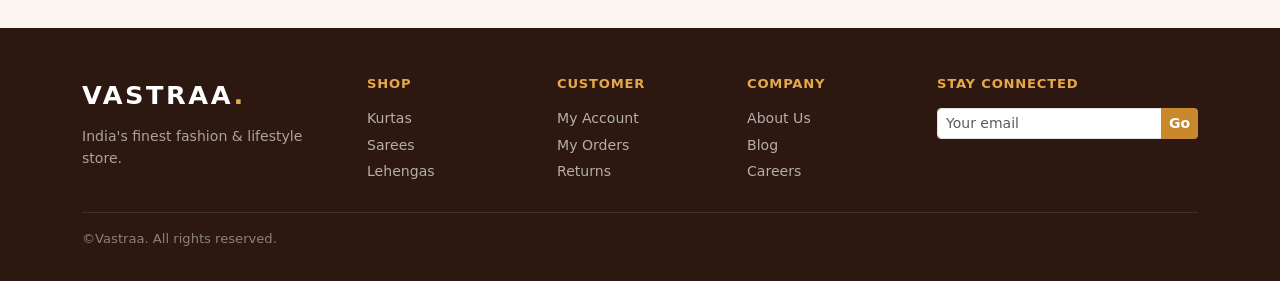
<file: help.html>
<!DOCTYPE html>
<html lang="en">
<head>
  <meta charset="UTF-8">
  <meta name="viewport" content="width=device-width, initial-scale=1.0">
  <title>Help &amp; Contact - Vastraa</title>
  <link rel="stylesheet" href="bootstrap.css">
  <link rel="stylesheet" href="style.css">
</head>
<body>

<div class="va-topbar">
  <div class="container d-flex justify-content-between align-items-center">
    <span>Need help? Call us at <strong>1800-123-4567</strong> (Mon-Sat, 9am-8pm)</span>
    <span><a href="login.html">Sign In</a></span>
  </div>
</div>


<nav class="navbar navbar-expand va-navbar">
  <div class="container">
    <a class="navbar-brand" href="index.html">VASTRAA<span>.</span></a>
    <ul class="navbar-nav me-auto ms-4">
      <li class="nav-item"><a class="nav-link" href="index.html">Home</a></li>
      <li class="nav-item"><a class="nav-link" href="shop.html">Shop</a></li>
      <li class="nav-item"><a class="nav-link active" href="help.html">Help</a></li>
    </ul>
    <ul class="navbar-nav ms-auto gap-1">
      <li class="nav-item"><a class="nav-link" href="login.html">Sign In</a></li>
      <li class="nav-item"><a class="nav-link btn-cart" href="cart.html">&#128722; Cart (3)</a></li>
    </ul>
  </div>
</nav>


<div class="va-breadcrumb">
  <div class="container">
    <nav aria-label="breadcrumb">
      <ol class="breadcrumb mb-0">
        <li class="breadcrumb-item"><a href="index.html">Home</a></li>
        <li class="breadcrumb-item active">Help &amp; Contact</li>
      </ol>
    </nav>
  </div>
</div>


<section style="background:linear-gradient(135deg,var(--va-primary-dark),var(--va-primary));color:white;padding:3rem 0;text-align:center;">
  <div class="container">
    <h1 style="color:white;font-size:2rem;margin-bottom:0.5rem;">How can we help you?</h1>
    <p style="color:rgba(255,255,255,0.8);max-width:520px;margin:0 auto;">We're here for you 7 days a week. Reach out through any channel below - we typically respond within 2 hours.</p>
  </div>
</section>

<section class="section-pad-sm">
  <div class="container">
    <div class="row g-5">



      <div class="col-lg-7">
      
        <div class="va-form-card mb-5">
          <h4 class="fw-bold mb-4">📩 Send Us a Message</h4>
          <form novalidate>
            <div class="row g-3">
              <div class="col-md-6">
                <label class="form-label">Your Name *</label>
                <input type="text" class="form-control" placeholder="Priya Malhotra">
              </div>
              <div class="col-md-6">
                <label class="form-label">Email Address *</label>
                <input type="email" class="form-control" placeholder="priya@example.com">
              </div>
              <div class="col-md-6">
                <label class="form-label">Mobile Number</label>
                <input type="tel" class="form-control" placeholder="+91 98765 43210">
              </div>
              <div class="col-md-6">
                <label class="form-label">Order ID (if applicable)</label>
                <input type="text" class="form-control" placeholder="VA-2025-XXXXXX">
              </div>
              <div class="col-12">
                <label class="form-label">Subject *</label>
                <select class="form-select">
                  <option value="">Select a topic</option>
                  <option>Order Status</option>
                  <option>Return / Exchange</option>
                  <option>Refund Status</option>
                  <option>Product Query</option>
                  <option>Delivery Issue</option>
                  <option>Account Problem</option>
                  <option>Other</option>
                </select>
              </div>
              <div class="col-12">
                <label class="form-label">Message *</label>
                <textarea class="form-control" rows="5" placeholder="Describe your issue or query in detail..."></textarea>
              </div>
              <div class="col-12">
                <div class="form-check">
                  <input class="form-check-input" type="checkbox" id="copyMe">
                  <label class="form-check-label small" for="copyMe">Send me a copy of this message</label>
                </div>
              </div>
              <div class="col-12">
                <button type="submit" class="btn btn-va-primary px-5 py-2">Send Message &#8594;</button>
              </div>
            </div>
          </form>
        </div>


        <h4 class="fw-bold mb-3">&#9889; Quick Contact</h4>
        <div class="va-quick-contact">
          <div class="item">
            <div class="icon">&#128222;</div>
            <div>
              <div class="fw-bold small mb-0">Customer Care Hotline</div>
              <div class="text-va-primary fw-bold">1800-123-4567</div>
              <div class="small text-va-muted">Toll-free &nbsp;|&nbsp; Mon–Sat 9am–8pm, Sun 10am–6pm</div>
            </div>
          </div>
          <div class="item">
            <div class="icon">&#128140;</div>
            <div>
              <div class="fw-bold small mb-0">Email Support</div>
              <div class="text-va-primary fw-bold">support@vastraa.in</div>
              <div class="small text-va-muted">Response within 2 working hours</div>
            </div>
          </div>
          <div class="item">
            <div class="icon">&#128172;</div>
            <div>
              <div class="fw-bold small mb-0">WhatsApp Chat</div>
              <div class="text-va-primary fw-bold">+91 98765 00001</div>
              <div class="small text-va-muted">Quick responses &nbsp;|&nbsp; Available 24×7</div>
            </div>
          </div>
          <div class="item">
            <div class="icon">&#128205;</div>
            <div>
              <div class="fw-bold small mb-0">Registered Office</div>
              <div class="fw-semibold small">Vastraa Retail Pvt. Ltd.</div>
              <div class="small text-va-muted">Plot 0 ghaziabad,<br>Uttar pradesh – 201 001</div>
            </div>
          </div>
        </div>
      </div>


      <div class="col-lg-5">
        <h4 class="fw-bold mb-3">&#10067; Frequently Asked Questions</h4>
        <div class="va-faq mb-5">
          <details open>
            <summary>How do I track my order?</summary>
            <p>Log in to your Vastraa account and go to <strong>My Orders</strong>. Click on the order ID to see real-time tracking status. You'll also receive SMS &amp; email updates at every stage.</p>
          </details>
          <details>
            <summary>What is the return policy?</summary>
            <p>We offer a <strong>15-day hassle-free return</strong> window from the date of delivery. Items must be unused, unwashed, with all original tags intact. Initiate a return from your account dashboard.</p>
          </details>
          <details>
            <summary>How long does delivery take?</summary>
            <p>Standard delivery takes 3–7 business days depending on your location. Express delivery (1–2 days) is available at an additional charge of &#8377;99 for most metro cities.</p>
          </details>
          <details>
            <summary>Can I change or cancel my order?</summary>
            <p>Orders can be modified or cancelled within <strong>2 hours</strong> of placing them. After that, the order enters processing and cannot be changed. Contact us immediately if needed.</p>
          </details>
          <details>
            <summary>How do I get a refund?</summary>
            <p>Refunds are processed within <strong>5–7 business days</strong> after the returned item reaches our warehouse. The amount is credited to your original payment method or Vastraa Wallet.</p>
          </details>
          <details>
            <summary>Are the products authentic and handmade?</summary>
            <p>Yes! Every product on Vastraa is sourced directly from verified artisans and weavers. We conduct quality checks and provide authenticity certificates for handloom products.</p>
          </details>
          <details>
            <summary>Do you ship internationally?</summary>
            <p>Currently we ship across India. International shipping to UAE, UK, USA, Canada, and Australia is available for select products. Check product pages for availability.</p>
          </details>
          <details>
            <summary>How do I apply a coupon code?</summary>
            <p>Add items to your cart and proceed to the Cart page. You'll find the <em>"Have a Coupon Code?"</em> section where you can enter and apply your code before checkout.</p>
          </details>
        </div>


        <div class="bg-white border rounded-3 p-4" style="border-color:var(--va-border)!important">
          <h6 class="fw-bold text-va-primary mb-3" style="letter-spacing:0.06em;text-transform:uppercase;font-size:0.8rem;">Helpful Links</h6>
          <ul class="list-unstyled mb-0">
            <li class="mb-2"><a href="#" class="small text-va-text d-flex align-items-center gap-2">&#8594; &nbsp;Size Guide</a></li>
            <li class="mb-2"><a href="#" class="small text-va-text d-flex align-items-center gap-2">&#8594; &nbsp;Fabric &amp; Care Guide</a></li>
            <li class="mb-2"><a href="#" class="small text-va-text d-flex align-items-center gap-2">&#8594; &nbsp;How to Initiate a Return</a></li>
            <li class="mb-2"><a href="#" class="small text-va-text d-flex align-items-center gap-2">&#8594; &nbsp;Track Your Order</a></li>
            <li class="mb-2"><a href="#" class="small text-va-text d-flex align-items-center gap-2">&#8594; &nbsp;Payment &amp; EMI Options</a></li>
            <li class="mb-2"><a href="#" class="small text-va-text d-flex align-items-center gap-2">&#8594; &nbsp;Vastraa Rewards Program</a></li>
            <li><a href="#" class="small text-va-text d-flex align-items-center gap-2">&#8594; &nbsp;Artisan Partnership Program</a></li>
          </ul>
        </div>
      </div>

    </div>
  </div>
</section>


<footer class="va-footer pt-5 pb-3">
  <div class="container">
    <div class="row g-4 mb-4">
      <div class="col-md-3">
        <div style="font-size:1.6rem;font-weight:800;color:white;letter-spacing:0.1em;margin-bottom:0.75rem;">VASTRAA<span style="color:#E6A84A;">.</span></div>
        <p style="font-size:0.88rem;color:rgba(255,255,255,0.6);">India's finest fashion &amp; lifestyle store.</p>
      </div>
      <div class="col-6 col-md-2"><h6>Shop</h6><a href="shop.html">Kurtas</a><a href="shop.html">Sarees</a><a href="shop.html">Lehengas</a></div>
      <div class="col-6 col-md-2"><h6>Customer</h6><a href="login.html">My Account</a><a href="cart.html">My Orders</a><a href="help.html">Returns</a></div>
      <div class="col-6 col-md-2"><h6>Company</h6><a href="#">About Us</a><a href="#">Blog</a><a href="#">Careers</a></div>
      <div class="col-6 col-md-3">
        <h6>Stay Connected</h6>
        <div class="input-group input-group-sm mt-2">
          <input type="email" class="form-control" placeholder="Your email">
          <button class="btn btn-va-accent">Go</button>
        </div>
      </div>
    </div>
    <div class="va-footer-bottom py-3"><span>&copy;Vastraa. All rights reserved.</span></div>
  </div>
</footer>

</body>
</html>
</file>
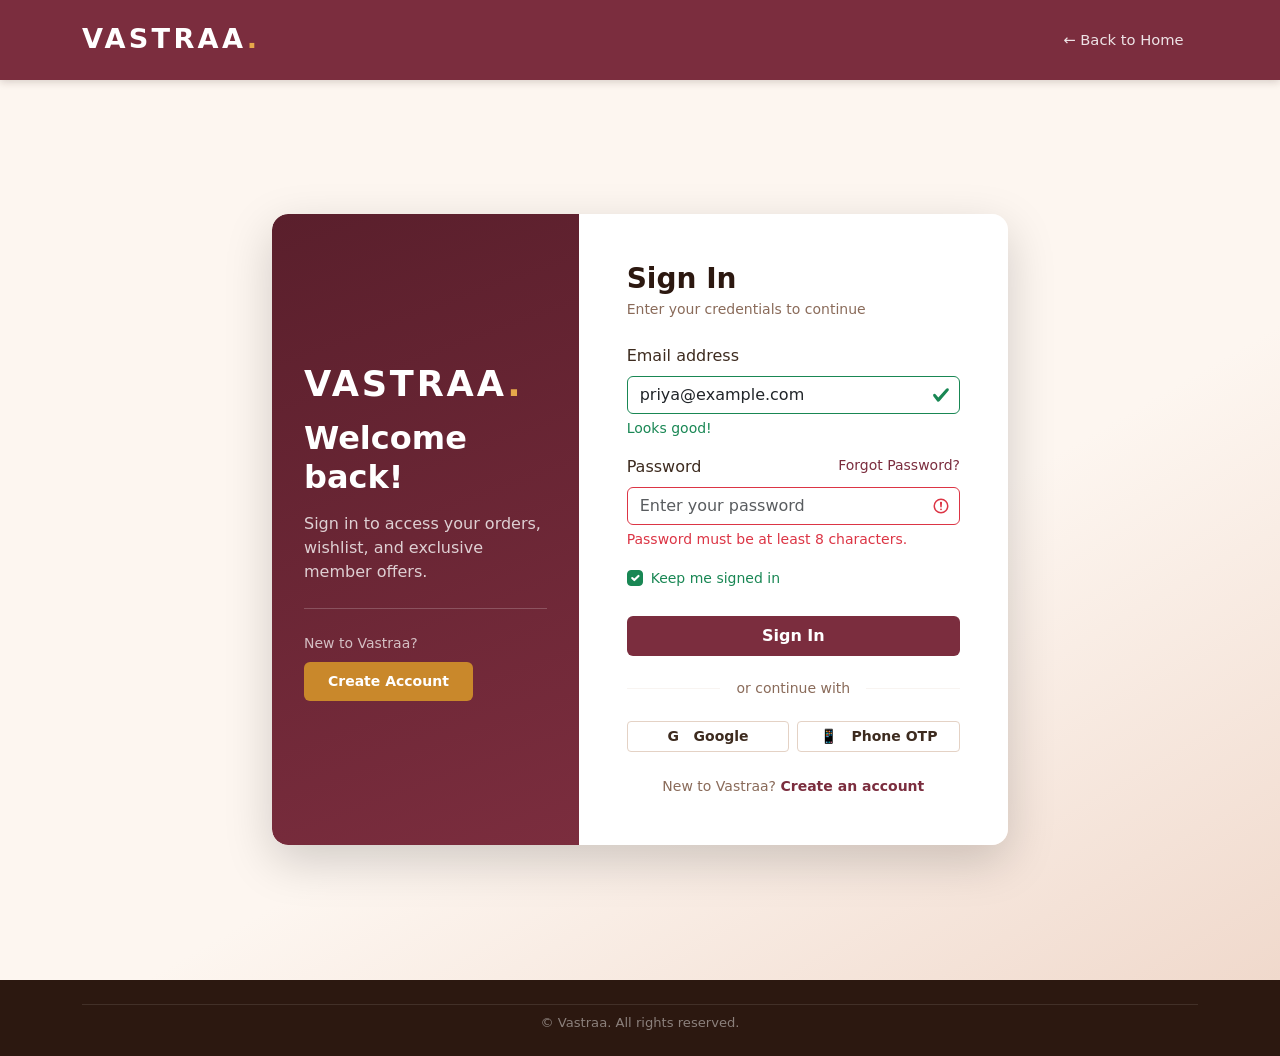
<file: login.html>
<!DOCTYPE html>
<html lang="en">
<head>
  <meta charset="UTF-8">
  <meta name="viewport" content="width=device-width, initial-scale=1.0">
  <title>Sign In - Vastraa</title>
  <link rel="stylesheet" href="bootstrap.css">
  <link rel="stylesheet" href="style.css">
</head>
<body class="bg-va-cream">

<nav class="navbar navbar-expand va-navbar">
  <div class="container">
    <a class="navbar-brand" href="index.html">VASTRAA<span>.</span></a>
    <ul class="navbar-nav ms-auto">
      <li class="nav-item"><a class="nav-link" href="index.html">&#8592; Back to Home</a></li>
    </ul>
  </div>
</nav>

<div class="va-auth-page py-5">
  <div class="container">
    <div class="row justify-content-center">
      <div class="col-lg-9 col-xl-8">
        <div class="row g-0 shadow-lg" style="border-radius:16px;overflow:hidden;">

          <div class="col-md-5 va-auth-brand-panel d-none d-md-flex">
            <div>
              <div style="font-size:2.2rem;font-weight:800;letter-spacing:0.08em;margin-bottom:0.5rem;">VASTRAA<span style="color:#E6A84A;">.</span></div>
              <h2 class="mb-3">Welcome<br>back!</h2>
              <p class="mb-4">Sign in to access your orders, wishlist, and exclusive member offers.</p>
              <div style="border-top:1px solid rgba(255,255,255,0.2);padding-top:1.5rem;margin-top:1rem;">
                <div class="small mb-2" style="color:rgba(255,255,255,0.7);">New to Vastraa?</div>
                <a href="register.html" class="btn btn-va-accent btn-sm px-4">Create Account</a>
              </div>
            </div>
          </div>

          <div class="col-md-7 bg-white p-4 p-md-5">
            <h3 class="fw-bold mb-1">Sign In</h3>
            <p class="text-va-muted small mb-4">Enter your credentials to continue</p>

            <form class="was-validated" novalidate>
              <div class="mb-3">
                <label for="email" class="form-label">Email address</label>
                <input
                  type="email"
                  class="form-control"
                  id="email"
                  value="priya@example.com"
                  required
                  pattern="[a-z0-9._%+\-]+@[a-z0-9.\-]+\.[a-z]{2,}$"
                >
                <div class="valid-feedback">Looks good!</div>
                <div class="invalid-feedback">Please enter a valid email address.</div>
              </div>

              <div class="mb-3">
                <div class="d-flex justify-content-between">
                  <label for="password" class="form-label">Password</label>
                  <a href="#" class="small text-va-primary">Forgot Password?</a>
                </div>
                <input
                  type="password"
                  class="form-control is-invalid"
                  id="password"
                  placeholder="Enter your password"
                  required
                  minlength="8"
                >
                <div class="invalid-feedback">Password must be at least 8 characters.</div>
              </div>

              <div class="mb-4 d-flex justify-content-between align-items-center">
                <div class="form-check">
                  <input class="form-check-input" type="checkbox" id="rememberMe" checked>
                  <label class="form-check-label small" for="rememberMe">Keep me signed in</label>
                </div>
              </div>

              <button type="submit" class="btn btn-va-primary w-100 py-2 mb-3" style="font-size:1rem;">
                Sign In
              </button>

              <div class="d-flex align-items-center gap-3 mb-3">
                <hr class="flex-fill" style="border-color:var(--va-border)">
                <span class="small text-va-muted">or continue with</span>
                <hr class="flex-fill" style="border-color:var(--va-border)">
              </div>

              <div class="row g-2 mb-4">
                <div class="col-6">
                  <button type="button" class="btn w-100 btn-sm fw-semibold" style="border:1.5px solid var(--va-border);color:var(--va-text)">
                    G &nbsp; Google
                  </button>
                </div>
                <div class="col-6">
                  <button type="button" class="btn w-100 btn-sm fw-semibold" style="border:1.5px solid var(--va-border);color:var(--va-text)">
                    &#128241; &nbsp; Phone OTP
                  </button>
                </div>
              </div>

              <p class="text-center small text-va-muted mb-0">
                New to Vastraa? <a href="register.html" class="fw-bold">Create an account</a>
              </p>
            </form>
          </div>
        </div>
      </div>
    </div>
  </div>
</div>

<footer class="va-footer pt-4 pb-3">
  <div class="container">
    <div class="va-footer-bottom py-2 text-center">
      <span>&copy; Vastraa. All rights reserved.</span>
    </div>
  </div>
</footer>

</body>
</html>
</file>
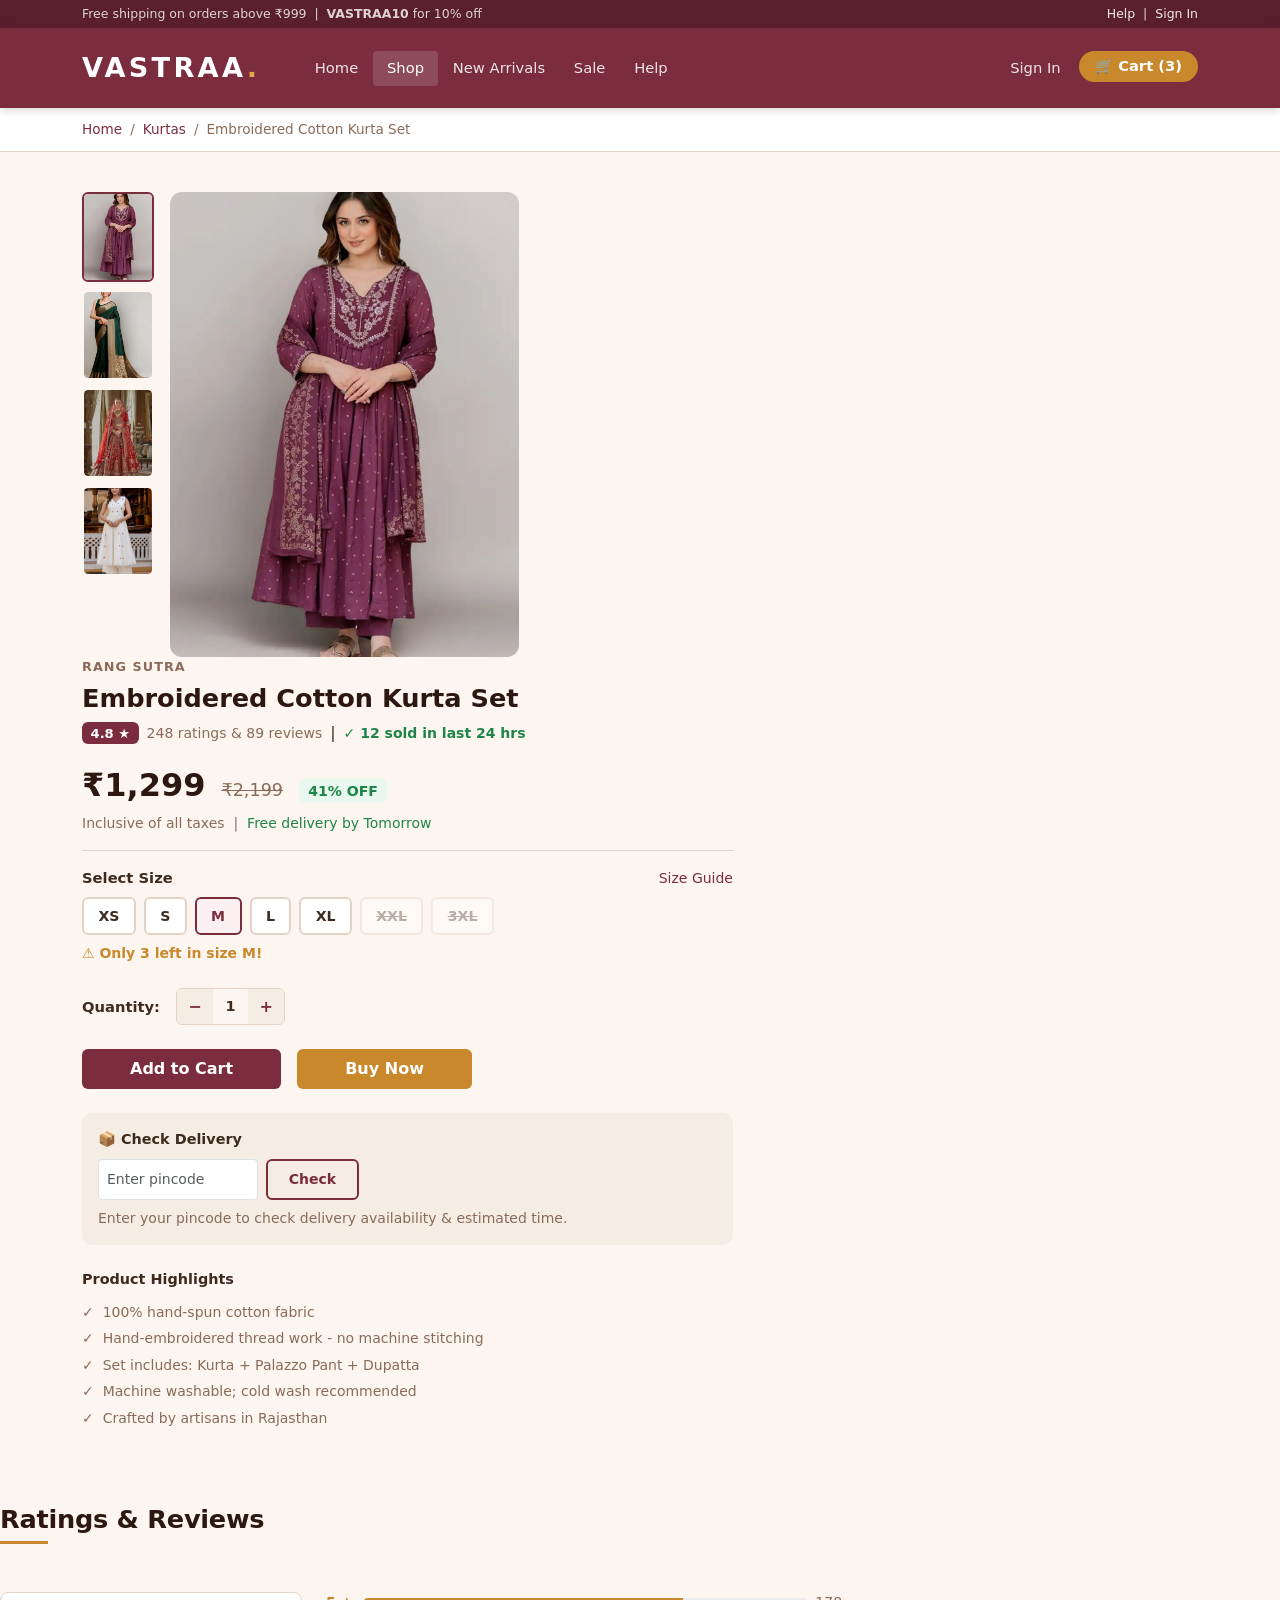
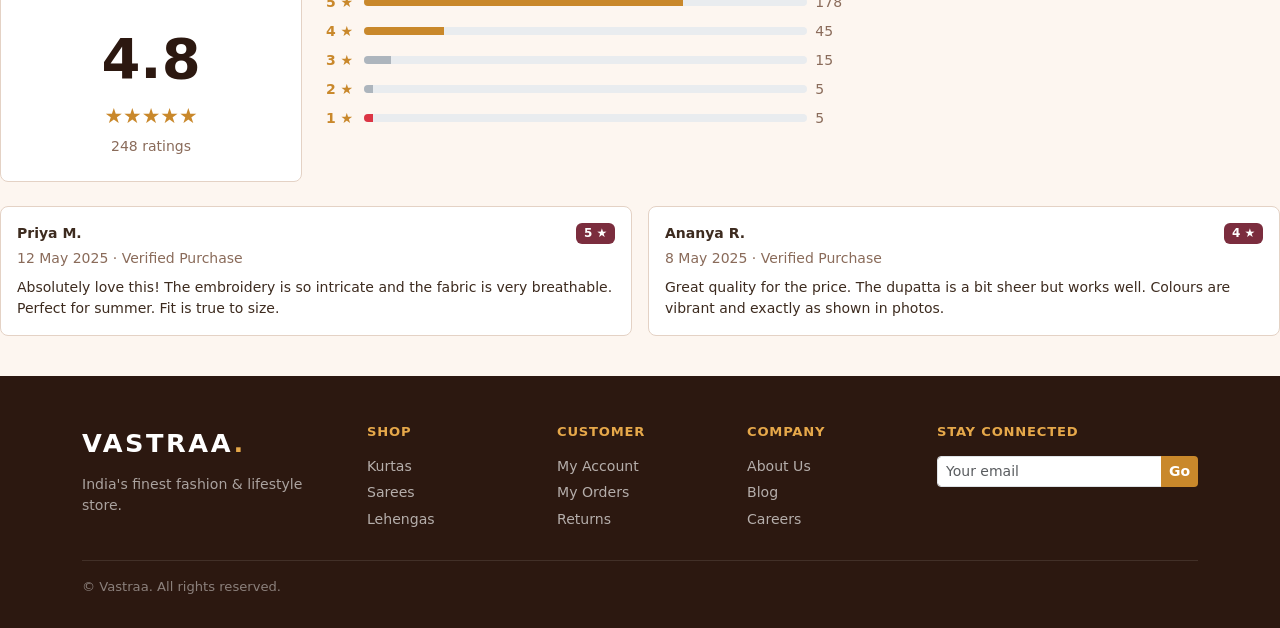
<file: product.html>
<!DOCTYPE html>
<html lang="en">
<head>
  <meta charset="UTF-8">
  <meta name="viewport" content="width=device-width, initial-scale=1.0">
  <title>Embroidered Cotton Kurta Set - Vastraa</title>
  <link rel="stylesheet" href="bootstrap.css">
  <link rel="stylesheet" href="style.css">
  <style>
    .gallery-thumb {
      width: 72px; height: 90px;
      border-radius: 6px;
      cursor: pointer;
      border: 2px solid transparent;
      overflow: hidden;
    }
    .gallery-thumb.active { border-color: var(--va-primary); }
    .size-btn {
      border: 2px solid var(--va-border);
      background: white;
      padding: 0.4rem 0.9rem;
      border-radius: 6px;
      font-size: 0.88rem;
      font-weight: 600;
      cursor: pointer;
      color: var(--va-text);
      transition: all 0.15s;
    }
    .size-btn:hover, .size-btn.selected {
      border-color: var(--va-primary);
      color: var(--va-primary);
      background: #FDF0F3;
    }
    .size-btn.unavailable {
      opacity: 0.35;
      text-decoration: line-through;
      cursor: not-allowed;
    }
    .review-bar .progress { height: 8px; border-radius: 4px; }
    .review-bar .progress-bar { background-color: var(--va-accent); }
  </style>
</head>
<body>

<div class="va-topbar">
  <div class="container d-flex justify-content-between align-items-center">
    <span>Free shipping on orders above &#8377;999 &nbsp;|&nbsp; <strong>VASTRAA10</strong> for 10% off</span>
    <span><a href="help.html">Help</a> &nbsp;|&nbsp; <a href="login.html">Sign In</a></span>
  </div>
</div>

<nav class="navbar navbar-expand va-navbar">
  <div class="container">
    <a class="navbar-brand" href="index.html">VASTRAA<span>.</span></a>
    <ul class="navbar-nav me-auto ms-4">
      <li class="nav-item"><a class="nav-link" href="index.html">Home</a></li>
      <li class="nav-item"><a class="nav-link active" href="shop.html">Shop</a></li>
      <li class="nav-item"><a class="nav-link" href="shop.html">New Arrivals</a></li>
      <li class="nav-item"><a class="nav-link" href="shop.html">Sale</a></li>
      <li class="nav-item"><a class="nav-link" href="help.html">Help</a></li>
    </ul>
    <ul class="navbar-nav ms-auto gap-1">
      <li class="nav-item"><a class="nav-link" href="login.html">Sign In</a></li>
      <li class="nav-item"><a class="nav-link btn-cart" href="cart.html">&#128722; Cart (3)</a></li>
    </ul>
  </div>
</nav>

<div class="va-breadcrumb">
  <div class="container">
    <nav aria-label="breadcrumb">
      <ol class="breadcrumb mb-0">
        <li class="breadcrumb-item"><a href="index.html">Home</a></li>
        <li class="breadcrumb-item"><a href="shop.html">Kurtas</a></li>
        <li class="breadcrumb-item active">Embroidered Cotton Kurta Set</li>
      </ol>
    </nav>
  </div>
</div>

<section class="section-pad-sm">
  <div class="container">
    <div class="row g-5">

      <div class="col-md-5">
        <div class="d-flex gap-3">
          <div class="d-flex flex-column gap-2">
            <div class="gallery-thumb active">
              <img src="Embroided cotton kurta set.jpg" class="w-100 h-100" style="border-radius:4px;object-fit:cover;">
            </div>
            <div class="gallery-thumb">
              <img src="pure silk saree.jpg" class="w-100 h-100" style="border-radius:4px;object-fit:cover;">
            </div>
            <div class="gallery-thumb">
              <img src="Bridal lehenga with dupatta.jpg" class="w-100 h-100" style="border-radius:4px;object-fit:cover;">
            </div>
            <div class="gallery-thumb">
              <img src="plazo set with kurta.jpg" class="w-100 h-100" style="border-radius:4px;object-fit:cover;">
            </div>
          </div>
          <!-- Main  -->
          <div class="flex-fill">
            <img src="Embroided cotton kurta set.jpg"
     class="w-100"
     style="border-radius:12px;aspect-ratio:3/4;min-height:380px;object-fit:cover;">
            </div>
          </div>
        </div>
      </div>

      <div class="col-md-7">
        <div class="va-product-brand" style="font-size:0.8rem;margin-bottom:0.4rem;">RANG SUTRA</div>
        <h1 style="font-size:1.6rem;font-weight:800;margin-bottom:0.5rem;">Embroidered Cotton Kurta Set</h1>

        <div class="d-flex align-items-center gap-2 mb-3">
          <span class="badge" style="background-color:var(--va-primary);font-size:0.82rem;">4.8 &#9733;</span>
          <span class="small text-va-muted">248 ratings &amp; 89 reviews</span>
          <span class="text-va-border">|</span>
          <span class="small" style="color:#1E8449;font-weight:600;">&#10003; 12 sold in last 24 hrs</span>
        </div>

        <div class="mb-3 pb-3" style="border-bottom:1px solid var(--va-border)">
          <div class="d-flex align-items-baseline gap-3 flex-wrap">
            <span style="font-size:2rem;font-weight:800;color:var(--va-dark)">&#8377;1,299</span>
            <span style="font-size:1.1rem;color:var(--va-muted);text-decoration:line-through;">&#8377;2,199</span>
            <span class="badge" style="background:#E8F8EE;color:#1E8449;font-size:0.88rem;font-weight:700;">41% OFF</span>
          </div>
          <div class="small text-va-muted mt-1">Inclusive of all taxes &nbsp;|&nbsp; <span style="color:#1E8449">Free delivery by Tomorrow</span></div>
        </div>

        <div class="mb-4">
          <div class="d-flex justify-content-between align-items-center mb-2">
            <span class="fw-bold" style="font-size:0.92rem;">Select Size</span>
            <a href="#" class="small text-va-primary">Size Guide</a>
          </div>
          <div class="d-flex gap-2 flex-wrap">
            <button class="size-btn">XS</button>
            <button class="size-btn">S</button>
            <button class="size-btn selected">M</button>
            <button class="size-btn">L</button>
            <button class="size-btn">XL</button>
            <button class="size-btn unavailable">XXL</button>
            <button class="size-btn unavailable">3XL</button>
          </div>
          <div class="small mt-2" style="color:#C9882B;font-weight:600;">&#9888; Only 3 left in size M!</div>
        </div>

        <div class="mb-4 d-flex align-items-center gap-3">
          <span class="fw-bold" style="font-size:0.92rem;">Quantity:</span>
          <div class="va-qty-box">
            <button class="va-qty-btn">&#8722;</button>
            <span>1</span>
            <button class="va-qty-btn">+</button>
          </div>
        </div>

        <div class="d-flex gap-3 mb-4 flex-wrap">
          <a href="cart.html" class="btn btn-va-primary px-5 py-2" style="font-size:1rem;">Add to Cart</a>
          <a href="checkout.html" class="btn btn-va-accent px-5 py-2" style="font-size:1rem;">Buy Now</a>
        </div>

        <div class="mb-4 p-3" style="background:var(--va-light);border-radius:10px;">
          <div class="fw-bold mb-2" style="font-size:0.9rem;">&#128230; Check Delivery</div>
          <div class="d-flex gap-2">
            <input type="text" class="form-control form-control-sm" placeholder="Enter pincode" maxlength="6" style="max-width:160px;">
            <button class="btn btn-va-outline btn-sm">Check</button>
          </div>
          <div class="small text-va-muted mt-2">Enter your pincode to check delivery availability &amp; estimated time.</div>
        </div>

        <div>
          <div class="fw-bold mb-2" style="font-size:0.9rem;">Product Highlights</div>
          <ul class="list-unstyled small text-va-muted" style="line-height:1.9">
            <li>&#10003; &nbsp;100% hand-spun cotton fabric</li>
            <li>&#10003; &nbsp;Hand-embroidered thread work - no machine stitching</li>
            <li>&#10003; &nbsp;Set includes: Kurta + Palazzo Pant + Dupatta</li>
            <li>&#10003; &nbsp;Machine washable; cold wash recommended</li>
            <li>&#10003; &nbsp;Crafted by artisans in Rajasthan</li>
          </ul>
        </div>
      </div>
    </div>

    <div class="row g-4 mt-5">
      <div class="col-12">
        <h3 class="va-section-heading mb-4">Ratings &amp; Reviews</h3>
      </div>
      <div class="col-md-3">
        <div class="text-center p-4 bg-white border rounded-3" style="border-color:var(--va-border)!important">
          <div style="font-size:3.5rem;font-weight:800;color:var(--va-dark);">4.8</div>
          <div style="color:var(--va-accent);font-size:1.3rem;">&#9733;&#9733;&#9733;&#9733;&#9733;</div>
          <div class="small text-va-muted mt-1">248 ratings</div>
        </div>
      </div>
      <div class="col-md-5">
        <div class="review-bar">
          <div class="d-flex align-items-center gap-2 mb-2">
            <span class="small" style="width:30px;color:var(--va-accent);font-weight:700;">5 &#9733;</span>
            <div class="progress flex-fill"><div class="progress-bar" style="width:72%"></div></div>
            <span class="small text-va-muted" style="width:30px">178</span>
          </div>
          <div class="d-flex align-items-center gap-2 mb-2">
            <span class="small" style="width:30px;color:var(--va-accent);font-weight:700;">4 &#9733;</span>
            <div class="progress flex-fill"><div class="progress-bar" style="width:18%"></div></div>
            <span class="small text-va-muted" style="width:30px">45</span>
          </div>
          <div class="d-flex align-items-center gap-2 mb-2">
            <span class="small" style="width:30px;color:var(--va-accent);font-weight:700;">3 &#9733;</span>
            <div class="progress flex-fill"><div class="progress-bar" style="width:6%;background-color:#adb5bd"></div></div>
            <span class="small text-va-muted" style="width:30px">15</span>
          </div>
          <div class="d-flex align-items-center gap-2 mb-2">
            <span class="small" style="width:30px;color:var(--va-accent);font-weight:700;">2 &#9733;</span>
            <div class="progress flex-fill"><div class="progress-bar" style="width:2%;background-color:#adb5bd"></div></div>
            <span class="small text-va-muted" style="width:30px">5</span>
          </div>
          <div class="d-flex align-items-center gap-2">
            <span class="small" style="width:30px;color:var(--va-accent);font-weight:700;">1 &#9733;</span>
            <div class="progress flex-fill"><div class="progress-bar" style="width:2%;background-color:#dc3545"></div></div>
            <span class="small text-va-muted" style="width:30px">5</span>
          </div>
        </div>
      </div>

      <div class="col-12 mt-4">
        <div class="row g-3">
          <div class="col-md-6">
            <div class="p-3 bg-white border rounded-3" style="border-color:var(--va-border)!important">
              <div class="d-flex justify-content-between mb-1">
                <span class="fw-bold small">Priya M.</span>
                <span class="badge" style="background:var(--va-primary);font-size:0.75rem;">5 &#9733;</span>
              </div>
              <div class="small text-va-muted mb-2">12 May 2025 · Verified Purchase</div>
              <p class="small mb-0">Absolutely love this! The embroidery is so intricate and the fabric is very breathable. Perfect for summer. Fit is true to size.</p>
            </div>
          </div>
          <div class="col-md-6">
            <div class="p-3 bg-white border rounded-3" style="border-color:var(--va-border)!important">
              <div class="d-flex justify-content-between mb-1">
                <span class="fw-bold small">Ananya R.</span>
                <span class="badge" style="background:var(--va-primary);font-size:0.75rem;">4 &#9733;</span>
              </div>
              <div class="small text-va-muted mb-2">8 May 2025 · Verified Purchase</div>
              <p class="small mb-0">Great quality for the price. The dupatta is a bit sheer but works well. Colours are vibrant and exactly as shown in photos.</p>
            </div>
          </div>
        </div>
      </div>
    </div>
  </div>
</section>

<footer class="va-footer pt-5 pb-3">
  <div class="container">
    <div class="row g-4 mb-4">
      <div class="col-md-3">
        <div style="font-size:1.6rem;font-weight:800;color:white;letter-spacing:0.1em;margin-bottom:0.75rem;">VASTRAA<span style="color:#E6A84A;">.</span></div>
        <p style="font-size:0.88rem;color:rgba(255,255,255,0.6);">India's finest fashion &amp; lifestyle store.</p>
      </div>
      <div class="col-6 col-md-2"><h6>Shop</h6><a href="shop.html">Kurtas</a><a href="shop.html">Sarees</a><a href="shop.html">Lehengas</a></div>
      <div class="col-6 col-md-2"><h6>Customer</h6><a href="login.html">My Account</a><a href="cart.html">My Orders</a><a href="help.html">Returns</a></div>
      <div class="col-6 col-md-2"><h6>Company</h6><a href="#">About Us</a><a href="#">Blog</a><a href="#">Careers</a></div>
      <div class="col-6 col-md-3">
        <h6>Stay Connected</h6>
        <div class="input-group input-group-sm mt-2">
          <input type="email" class="form-control" placeholder="Your email">
          <button class="btn btn-va-accent">Go</button>
        </div>
      </div>
    </div>
    <div class="va-footer-bottom py-3"><span>&copy; Vastraa. All rights reserved.</span></div>
  </div>
</footer>

</body>
</html>
</file>
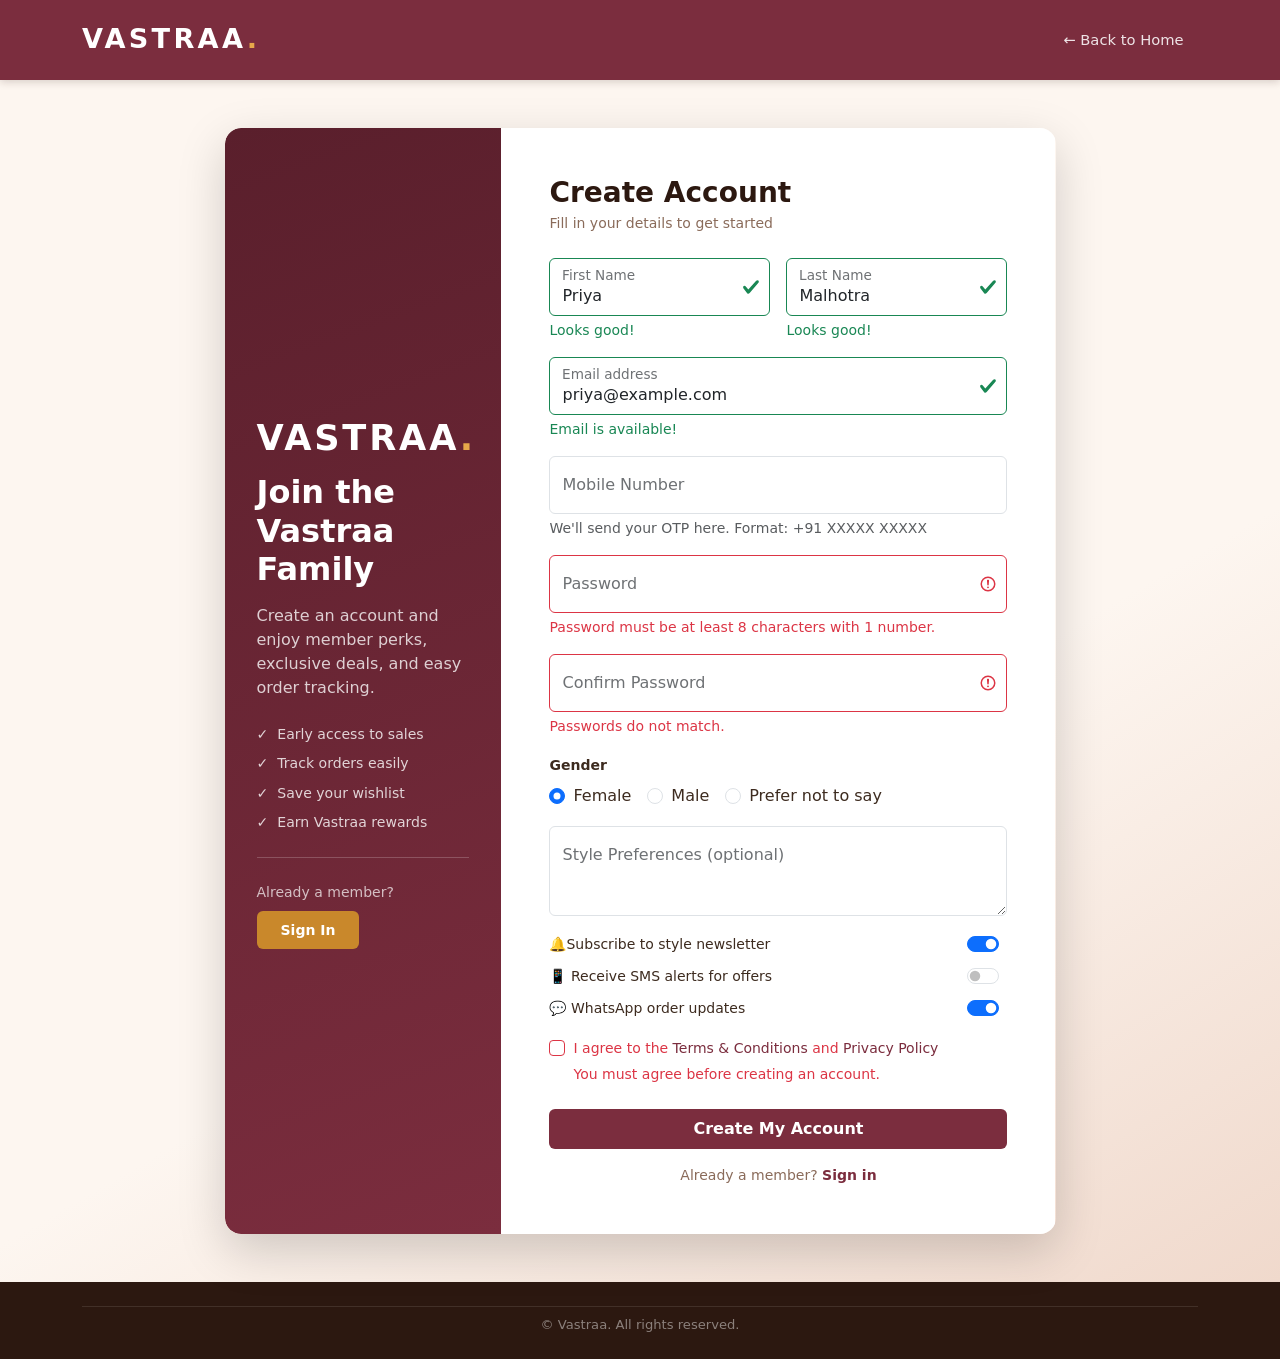
<file: register.html>
<!DOCTYPE html>
<html lang="en">
<head>
  <meta charset="UTF-8">
  <meta name="viewport" content="width=device-width, initial-scale=1.0">
  <title>Create Account - Vastraa</title>
  <link rel="stylesheet" href="bootstrap.css">
  <link rel="stylesheet" href="style.css">
</head>
<body class="bg-va-cream">

<nav class="navbar navbar-expand va-navbar">
  <div class="container">
    <a class="navbar-brand" href="index.html">VASTRAA<span>.</span></a>
    <ul class="navbar-nav ms-auto">
      <li class="nav-item"><a class="nav-link" href="index.html">&#8592; Back to Home</a></li>
    </ul>
  </div>
</nav>

<div class="va-auth-page py-5">
  <div class="container">
    <div class="row justify-content-center">
      <div class="col-lg-10 col-xl-9">
        <div class="row g-0 shadow-lg" style="border-radius:16px;overflow:hidden;">

          <div class="col-md-4 va-auth-brand-panel d-none d-md-flex" style="min-height:auto;">
            <div>
              <div style="font-size:2.2rem;font-weight:800;letter-spacing:0.08em;margin-bottom:0.5rem;">VASTRAA<span style="color:#E6A84A;">.</span></div>
              <h2 class="mb-3">Join the Vastraa Family</h2>
              <p class="mb-4">Create an account and enjoy member perks, exclusive deals, and easy order tracking.</p>
              <ul class="list-unstyled" style="font-size:0.88rem;color:rgba(255,255,255,0.8);">
                <li class="mb-2">&#10003; &nbsp;Early access to sales</li>
                <li class="mb-2">&#10003; &nbsp;Track orders easily</li>
                <li class="mb-2">&#10003; &nbsp;Save your wishlist</li>
                <li>&#10003; &nbsp;Earn Vastraa rewards</li>
              </ul>
              <div style="border-top:1px solid rgba(255,255,255,0.2);padding-top:1.5rem;margin-top:1.5rem;">
                <div class="small mb-2" style="color:rgba(255,255,255,0.7);">Already a member?</div>
                <a href="login.html" class="btn btn-va-accent btn-sm px-4">Sign In</a>
              </div>
            </div>
          </div>

          <div class="col-md-8 bg-white p-4 p-md-5">
            <h3 class="fw-bold mb-1">Create Account</h3>
            <p class="text-va-muted small mb-4">Fill in your details to get started</p>

            <form novalidate>
              <div class="row g-3 mb-3">
                <div class="col-md-6">
                  <div class="form-floating">
                    <input type="text" class="form-control is-valid" id="firstName" placeholder="First Name" value="Priya">
                    <label for="firstName">First Name</label>
                    <div class="valid-feedback">Looks good!</div>
                  </div>
                </div>
                <div class="col-md-6">
                  <div class="form-floating">
                    <input type="text" class="form-control is-valid" id="lastName" placeholder="Last Name" value="Malhotra">
                    <label for="lastName">Last Name</label>
                    <div class="valid-feedback">Looks good!</div>
                  </div>
                </div>
              </div>

              <div class="form-floating mb-3">
                <input type="email" class="form-control is-valid" id="regEmail" placeholder="name@example.com" value="priya@example.com">
                <label for="regEmail">Email address</label>
                <div class="valid-feedback">Email is available!</div>
              </div>

              <div class="form-floating mb-3">
                <input type="tel" class="form-control" id="phone" placeholder="Mobile Number">
                <label for="phone">Mobile Number</label>
                <div class="form-text">We'll send your OTP here. Format: +91 XXXXX XXXXX</div>
              </div>

              <div class="form-floating mb-3">
                <input type="password" class="form-control is-invalid" id="regPassword" placeholder="Password">
                <label for="regPassword">Password</label>
                <div class="invalid-feedback">Password must be at least 8 characters with 1 number.</div>
              </div>

              <div class="form-floating mb-3">
                <input type="password" class="form-control is-invalid" id="confirmPassword" placeholder="Confirm Password">
                <label for="confirmPassword">Confirm Password</label>
                <div class="invalid-feedback">Passwords do not match.</div>
              </div>

              <div class="mb-3">
                <label class="form-label fw-semibold small">Gender</label>
                <div class="d-flex gap-3">
                  <div class="form-check">
                    <input class="form-check-input" type="radio" name="gender" id="gFemale" checked>
                    <label class="form-check-label" for="gFemale">Female</label>
                  </div>
                  <div class="form-check">
                    <input class="form-check-input" type="radio" name="gender" id="gMale">
                    <label class="form-check-label" for="gMale">Male</label>
                  </div>
                  <div class="form-check">
                    <input class="form-check-input" type="radio" name="gender" id="gOther">
                    <label class="form-check-label" for="gOther">Prefer not to say</label>
                  </div>
                </div>
              </div>

              <div class="form-floating mb-3">
                <textarea class="form-control" id="interests" placeholder="Tell us about your style" style="height:90px"></textarea>
                <label for="interests">Style Preferences (optional)</label>
              </div>

              <div class="mb-3">
                <div class="d-flex justify-content-between align-items-center mb-2">
                  <label class="form-check-label small" for="newsletterToggle">🔔Subscribe to style newsletter</label>
                  <div class="form-check form-switch mb-0">
                    <input class="form-check-input" type="checkbox" role="switch" id="newsletterToggle" checked>
                  </div>
                </div>
                <div class="d-flex justify-content-between align-items-center mb-2">
                  <label class="form-check-label small" for="smsToggle">&#128241; Receive SMS alerts for offers</label>
                  <div class="form-check form-switch mb-0">
                    <input class="form-check-input" type="checkbox" role="switch" id="smsToggle">
                  </div>
                </div>
                <div class="d-flex justify-content-between align-items-center">
                  <label class="form-check-label small" for="whatsappToggle">&#128172; WhatsApp order updates</label>
                  <div class="form-check form-switch mb-0">
                    <input class="form-check-input" type="checkbox" role="switch" id="whatsappToggle" checked>
                  </div>
                </div>
              </div>

              <div class="form-check mb-4">
                <input class="form-check-input is-invalid" type="checkbox" id="termsCheck">
                <label class="form-check-label small" for="termsCheck">
                  I agree to the <a href="#">Terms &amp; Conditions</a> and <a href="#">Privacy Policy</a>
                </label>
                <div class="invalid-feedback">You must agree before creating an account.</div>
              </div>

              <button type="submit" class="btn btn-va-primary w-100 py-2 mb-3" style="font-size:1rem;">
                Create My Account
              </button>
              <p class="text-center small text-va-muted mb-0">
                Already a member? <a href="login.html" class="fw-bold">Sign in</a>
              </p>
            </form>
          </div>
        </div>
      </div>
    </div>
  </div>
</div>

<footer class="va-footer pt-4 pb-3">
  <div class="container">
    <div class="va-footer-bottom py-2 text-center">
      <span>&copy; Vastraa. All rights reserved.</span>
    </div>
  </div>
</footer>

</body>
</html>
</file>
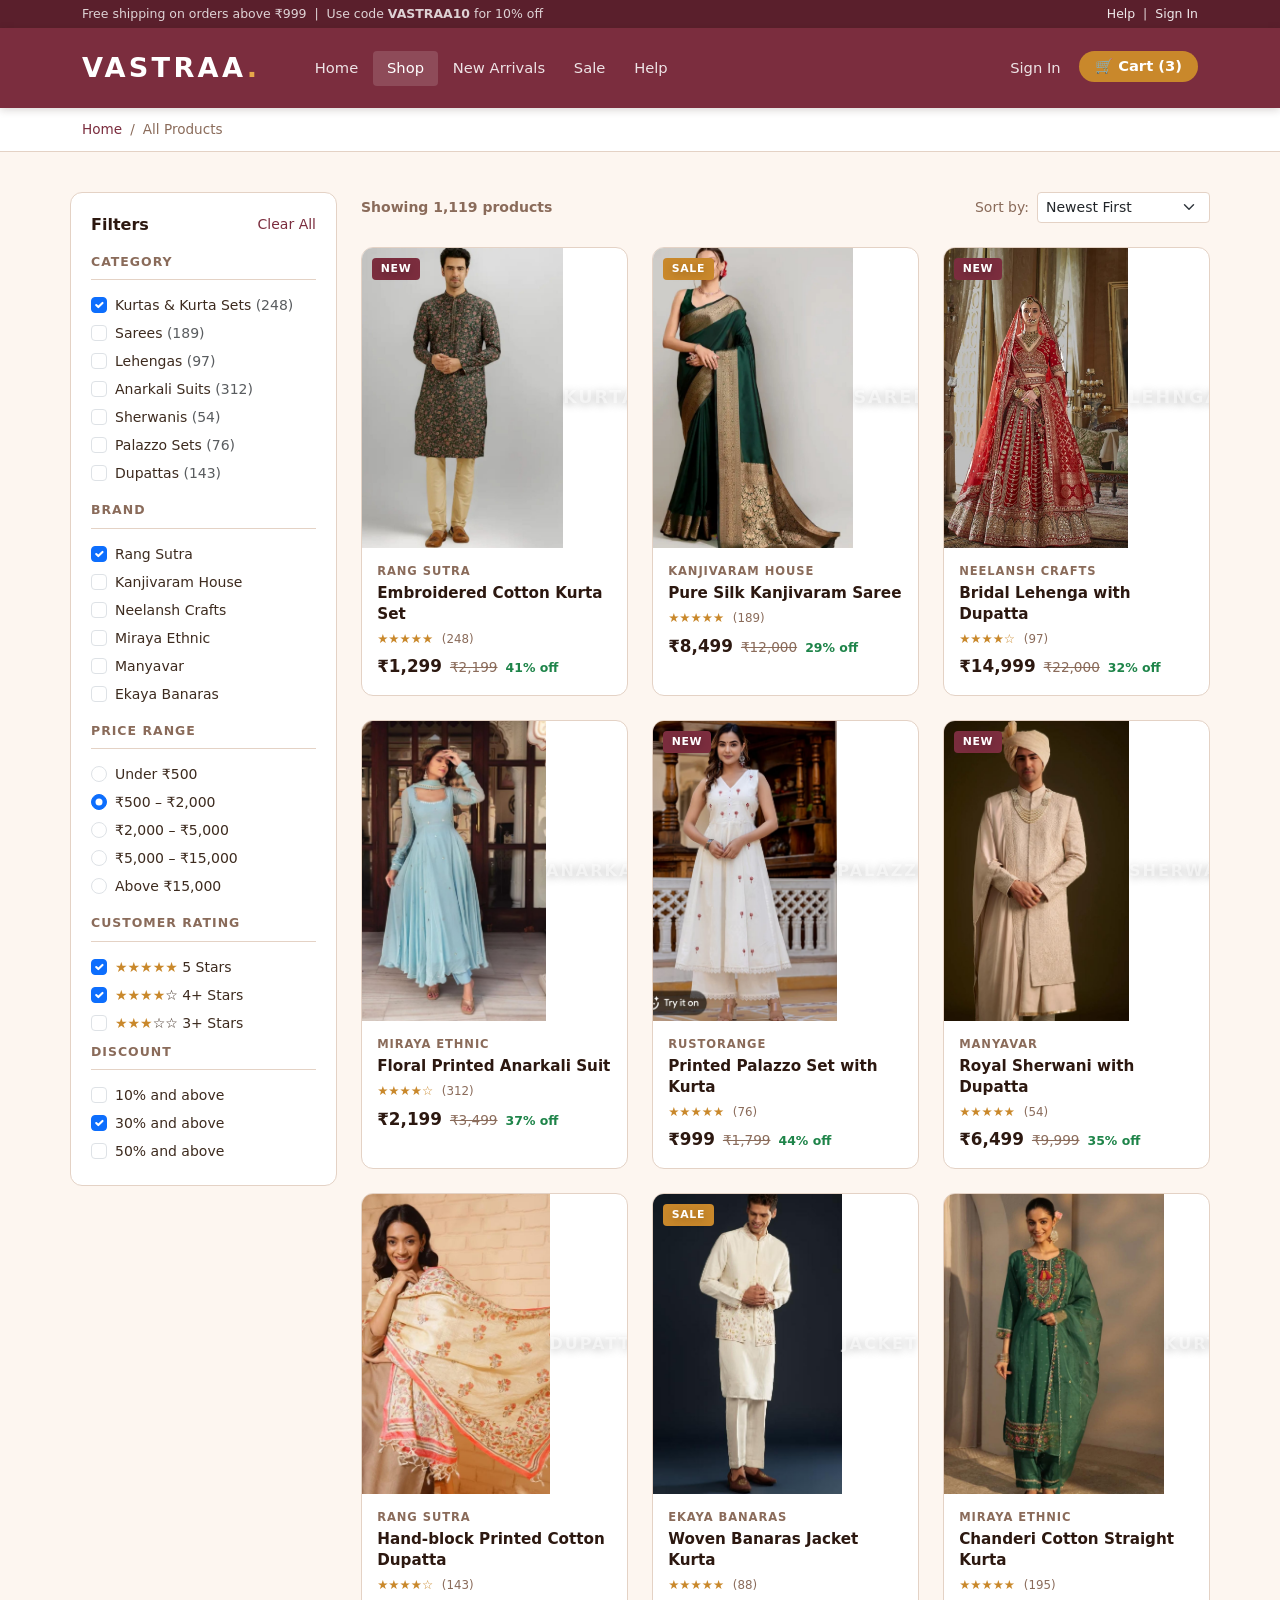
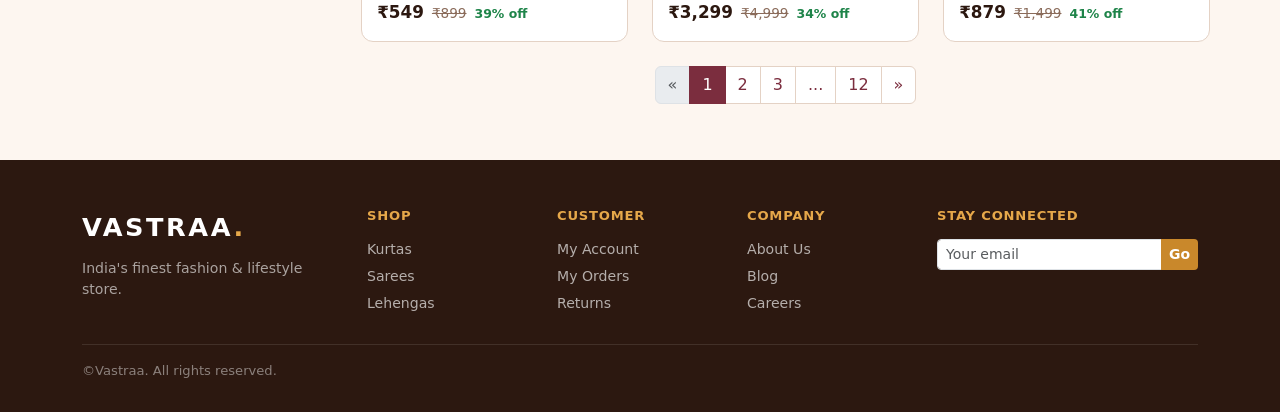
<file: shop.html>
<!DOCTYPE html>
<html lang="en">
<head>
  <meta charset="UTF-8">
  <meta name="viewport" content="width=device-width, initial-scale=1.0">
  <title>Shop - Vastraa</title>
  <link rel="stylesheet" href="bootstrap.css">
  <link rel="stylesheet" href="style.css">
</head>
<body>


<div class="va-topbar">
  <div class="container d-flex justify-content-between align-items-center">
    <span>Free shipping on orders above &#8377;999 &nbsp;|&nbsp; Use code <strong>VASTRAA10</strong> for 10% off</span>
    <span><a href="help.html">Help</a> &nbsp;|&nbsp; <a href="login.html">Sign In</a></span>
  </div>
</div>

<nav class="navbar navbar-expand va-navbar">
  <div class="container">
    <a class="navbar-brand" href="index.html">VASTRAA<span>.</span></a>
    <ul class="navbar-nav me-auto ms-4">
      <li class="nav-item"><a class="nav-link" href="index.html">Home</a></li>
      <li class="nav-item"><a class="nav-link active" href="shop.html">Shop</a></li>
      <li class="nav-item"><a class="nav-link" href="shop.html">New Arrivals</a></li>
      <li class="nav-item"><a class="nav-link" href="shop.html">Sale</a></li>
      <li class="nav-item"><a class="nav-link" href="help.html">Help</a></li>
    </ul>
    <ul class="navbar-nav ms-auto gap-1">
      <li class="nav-item"><a class="nav-link" href="login.html">Sign In</a></li>
      <li class="nav-item"><a class="nav-link btn-cart" href="cart.html">&#128722; Cart (3)</a></li>
    </ul>
  </div>
</nav>

<div class="va-breadcrumb">
  <div class="container">
    <nav aria-label="breadcrumb">
      <ol class="breadcrumb mb-0">
        <li class="breadcrumb-item"><a href="index.html">Home</a></li>
        <li class="breadcrumb-item active">All Products</li>
      </ol>
    </nav>
  </div>
</div>

<div class="container section-pad-sm">
  <div class="row g-4">

    <div class="col-md-3">
      <div class="va-filter-card mb-3">
        <div class="d-flex justify-content-between align-items-center mb-3">
          <span class="fw-bold" style="color:var(--va-dark)">Filters</span>
          <a href="shop.html" class="small text-va-primary">Clear All</a>
        </div>

        <div class="va-filter-title">Category</div>
        <div class="mb-3">
          <div class="form-check mb-1">
            <input class="form-check-input" type="checkbox" id="cat1" checked>
            <label class="form-check-label small" for="cat1">Kurtas &amp; Kurta Sets <span class="text-muted">(248)</span></label>
          </div>
          <div class="form-check mb-1">
            <input class="form-check-input" type="checkbox" id="cat2">
            <label class="form-check-label small" for="cat2">Sarees <span class="text-muted">(189)</span></label>
          </div>
          <div class="form-check mb-1">
            <input class="form-check-input" type="checkbox" id="cat3">
            <label class="form-check-label small" for="cat3">Lehengas <span class="text-muted">(97)</span></label>
          </div>
          <div class="form-check mb-1">
            <input class="form-check-input" type="checkbox" id="cat4">
            <label class="form-check-label small" for="cat4">Anarkali Suits <span class="text-muted">(312)</span></label>
          </div>
          <div class="form-check mb-1">
            <input class="form-check-input" type="checkbox" id="cat5">
            <label class="form-check-label small" for="cat5">Sherwanis <span class="text-muted">(54)</span></label>
          </div>
          <div class="form-check mb-1">
            <input class="form-check-input" type="checkbox" id="cat6">
            <label class="form-check-label small" for="cat6">Palazzo Sets <span class="text-muted">(76)</span></label>
          </div>
          <div class="form-check">
            <input class="form-check-input" type="checkbox" id="cat7">
            <label class="form-check-label small" for="cat7">Dupattas <span class="text-muted">(143)</span></label>
          </div>
        </div>

        <div class="va-filter-title">Brand</div>  
        <div class="mb-3">
          <div class="form-check mb-1">
            <input class="form-check-input" type="checkbox" id="br1" checked>
            <label class="form-check-label small" for="br1">Rang Sutra</label>
          </div>
          <div class="form-check mb-1">
            <input class="form-check-input" type="checkbox" id="br2">
            <label class="form-check-label small" for="br2">Kanjivaram House</label>
          </div>
          <div class="form-check mb-1">
            <input class="form-check-input" type="checkbox" id="br3">
            <label class="form-check-label small" for="br3">Neelansh Crafts</label>
          </div>
          <div class="form-check mb-1">
            <input class="form-check-input" type="checkbox" id="br4">
            <label class="form-check-label small" for="br4">Miraya Ethnic</label>
          </div>
          <div class="form-check mb-1">
            <input class="form-check-input" type="checkbox" id="br5">
            <label class="form-check-label small" for="br5">Manyavar</label>
          </div>
          <div class="form-check">
            <input class="form-check-input" type="checkbox" id="br6">
            <label class="form-check-label small" for="br6">Ekaya Banaras</label>
          </div>
        </div>

        <div class="va-filter-title">Price Range</div>
        <div class="mb-3">
          <div class="form-check mb-1">
            <input class="form-check-input" type="radio" name="price" id="p1">
            <label class="form-check-label small" for="p1">Under &#8377;500</label>
          </div>
          <div class="form-check mb-1">
            <input class="form-check-input" type="radio" name="price" id="p2" checked>
            <label class="form-check-label small" for="p2">&#8377;500 – &#8377;2,000</label>
          </div>
          <div class="form-check mb-1">
            <input class="form-check-input" type="radio" name="price" id="p3">
            <label class="form-check-label small" for="p3">&#8377;2,000 – &#8377;5,000</label>
          </div>
          <div class="form-check mb-1">
            <input class="form-check-input" type="radio" name="price" id="p4">
            <label class="form-check-label small" for="p4">&#8377;5,000 – &#8377;15,000</label>
          </div>
          <div class="form-check">
            <input class="form-check-input" type="radio" name="price" id="p5">
            <label class="form-check-label small" for="p5">Above &#8377;15,000</label>
          </div>
        </div>

        <div class="va-filter-title">Customer Rating</div>
        <div class="mb-2">
          <div class="form-check mb-1">
            <input class="form-check-input" type="checkbox" id="r1" checked>
            <label class="form-check-label small" for="r1"><span style="color:var(--va-accent)">&#9733;&#9733;&#9733;&#9733;&#9733;</span> 5 Stars</label>
          </div>
          <div class="form-check mb-1">
            <input class="form-check-input" type="checkbox" id="r2" checked>
            <label class="form-check-label small" for="r2"><span style="color:var(--va-accent)">&#9733;&#9733;&#9733;&#9733;</span>&#9734; 4+ Stars</label>
          </div>
          <div class="form-check mb-1">
            <input class="form-check-input" type="checkbox" id="r3">
            <label class="form-check-label small" for="r3"><span style="color:var(--va-accent)">&#9733;&#9733;&#9733;</span>&#9734;&#9734; 3+ Stars</label>
          </div>
        </div>

        <div class="va-filter-title">Discount</div>
        <div>
          <div class="form-check mb-1">
            <input class="form-check-input" type="checkbox" id="d1">
            <label class="form-check-label small" for="d1">10% and above</label>
          </div>
          <div class="form-check mb-1">
            <input class="form-check-input" type="checkbox" id="d2" checked>
            <label class="form-check-label small" for="d2">30% and above</label>
          </div>
          <div class="form-check">
            <input class="form-check-input" type="checkbox" id="d3">
            <label class="form-check-label small" for="d3">50% and above</label>
          </div>
        </div>
      </div>
    </div>

    <div class="col-md-9">
      <div class="d-flex flex-wrap justify-content-between align-items-center mb-4 gap-2">
        <span class="small text-va-muted fw-semibold">Showing <strong>1,119</strong> products</span>
        <div class="d-flex align-items-center gap-2">
          <span class="small text-va-muted">Sort by:</span>
          <select class="form-select form-select-sm" style="width:auto;border-color:var(--va-border)">
            <option>Popularity</option>
            <option>Price: Low to High</option>
            <option>Price: High to Low</option>
            <option selected>Newest First</option>
            <option>Customer Rating</option>
            <option>Discount</option>
          </select>
        </div>
      </div>

      <div class="row g-4 mb-4">
        <div class="col-6 col-md-4">
          <a href="product.html" class="text-decoration-none">
            <div class="va-product-card">
              <div class="va-product-img position-relative" style="height:300px;">
    <img src="kurta.jpg" alt="Kurta" style="width:100%;height:100%;object-fit:cover;">
                <span class="va-badge-new">New</span>
                <span style="font-size:1.1rem;font-weight:800;color:rgba(255,255,255,0.5)">KURTA</span>
              </div>
              <div class="va-product-body">
                <div class="va-product-brand">Rang Sutra</div>
                <div class="va-product-name">Embroidered Cotton Kurta Set</div>
                <div class="va-rating">&#9733;&#9733;&#9733;&#9733;&#9733; <span class="count">(248)</span></div>
                <div class="va-price">
                  <span class="va-price-current">&#8377;1,299</span>
                  <span class="va-price-original">&#8377;2,199</span>
                  <span class="va-price-discount">41% off</span>
                </div>
              </div>
            </div>
          </a>
        </div>
        <div class="col-6 col-md-4">
          <a href="product.html" class="text-decoration-none">
            <div class="va-product-card">
              <div class="va-product-img position-relative" style="height:300px;">
    <img src="pure silk saree.jpg" alt="Saree" style="width:100%;height:100%;object-fit:cover;">
                <span class="va-badge-sale">Sale</span>
                <span style="font-size:1.1rem;font-weight:800;color:rgba(255,255,255,0.5)">SAREE</span>
              </div>
              <div class="va-product-body">
                <div class="va-product-brand">Kanjivaram House</div>
                <div class="va-product-name">Pure Silk Kanjivaram Saree</div>
                <div class="va-rating">&#9733;&#9733;&#9733;&#9733;&#9733; <span class="count">(189)</span></div>
                <div class="va-price">
                  <span class="va-price-current">&#8377;8,499</span>
                  <span class="va-price-original">&#8377;12,000</span>
                  <span class="va-price-discount">29% off</span>
                </div>
              </div>
            </div>
          </a>
        </div>
        <div class="col-6 col-md-4">
          <a href="product.html" class="text-decoration-none">
            <div class="va-product-card">
              <div class="va-product-img position-relative" style="height:300px;">
    <img src="Bridal lehenga with dupatta.jpg" alt="Lehenga" style="width:100%;height:100%;object-fit:cover;">
                <span class="va-badge-new">New</span>
                <span style="font-size:1.1rem;font-weight:800;color:rgba(255,255,255,0.5)">LEHNGA</span>
              </div>
              <div class="va-product-body">
                <div class="va-product-brand">Neelansh Crafts</div>
                <div class="va-product-name">Bridal Lehenga with Dupatta</div>
                <div class="va-rating">&#9733;&#9733;&#9733;&#9733;&#9734; <span class="count">(97)</span></div>
                <div class="va-price">
                  <span class="va-price-current">&#8377;14,999</span>
                  <span class="va-price-original">&#8377;22,000</span>
                  <span class="va-price-discount">32% off</span>
                </div>
              </div>
            </div>
          </a>
        </div>
      </div>

      <div class="row g-4 mb-4">
        <div class="col-6 col-md-4">
          <a href="product.html" class="text-decoration-none">
            <div class="va-product-card">
              <div class="va-product-img position-relative" style="height:300px;">
    <img src="anarkali suit.jpg" alt="anarkali" style="width:100%;height:100%;object-fit:cover;">
                <span style="font-size:1rem;font-weight:800;color:rgba(255,255,255,0.5)">ANARKALI</span>
              </div>
              <div class="va-product-body">
                <div class="va-product-brand">Miraya Ethnic</div>
                <div class="va-product-name">Floral Printed Anarkali Suit</div>
                <div class="va-rating">&#9733;&#9733;&#9733;&#9733;&#9734; <span class="count">(312)</span></div>
                <div class="va-price">
                  <span class="va-price-current">&#8377;2,199</span>
                  <span class="va-price-original">&#8377;3,499</span>
                  <span class="va-price-discount">37% off</span>
                </div>
              </div>
            </div>
          </a>
        </div>
        <div class="col-6 col-md-4">
          <a href="product.html" class="text-decoration-none">
            <div class="va-product-card">
              <div class="va-product-img position-relative" style="height:300px;">
    <img src="plazo set with kurta.jpg" alt="palazzo" style="width:100%;height:100%;object-fit:cover;">
                <span class="va-badge-new">New</span>
                <span style="font-size:1rem;font-weight:800;color:rgba(255,255,255,0.5)">PALAZZO</span>
              </div>
              <div class="va-product-body">
                <div class="va-product-brand">Rustorange</div>
                <div class="va-product-name">Printed Palazzo Set with Kurta</div>
                <div class="va-rating">&#9733;&#9733;&#9733;&#9733;&#9733; <span class="count">(76)</span></div>
                <div class="va-price">
                  <span class="va-price-current">&#8377;999</span>
                  <span class="va-price-original">&#8377;1,799</span>
                  <span class="va-price-discount">44% off</span>
                </div>
              </div>
            </div>
          </a>
        </div>
        <div class="col-6 col-md-4">
          <a href="product.html" class="text-decoration-none">
            <div class="va-product-card">
              <div class="va-product-img position-relative" style="height:300px;">
    <img src="Sherwani with dupatta.jpg" alt="Sherwani" style="width:100%;height:100%;object-fit:cover;">
                <span class="va-badge-new">New</span>
                <span style="font-size:1rem;font-weight:800;color:rgba(255,255,255,0.5)">SHERWA</span>
              </div>
              <div class="va-product-body">
                <div class="va-product-brand">Manyavar</div>
                <div class="va-product-name">Royal Sherwani with Dupatta</div>
                <div class="va-rating">&#9733;&#9733;&#9733;&#9733;&#9733; <span class="count">(54)</span></div>
                <div class="va-price">
                  <span class="va-price-current">&#8377;6,499</span>
                  <span class="va-price-original">&#8377;9,999</span>
                  <span class="va-price-discount">35% off</span>
                </div>
              </div>
            </div>
          </a>
        </div>
      </div>

      <div class="row g-4 mb-4">
        <div class="col-6 col-md-4">
          <a href="product.html" class="text-decoration-none">
            <div class="va-product-card">
              <div class="va-product-img position-relative" style="height:300px;">
    <img src="Hand block printed cotton dupatta.jpg" alt="Dupatta" style="width:100%;height:100%;object-fit:cover;">
                <span style="font-size:1rem;font-weight:800;color:rgba(255,255,255,0.5)">DUPATTA</span>
              </div>
              <div class="va-product-body">
                <div class="va-product-brand">Rang Sutra</div>
                <div class="va-product-name">Hand-block Printed Cotton Dupatta</div>
                <div class="va-rating">&#9733;&#9733;&#9733;&#9733;&#9734; <span class="count">(143)</span></div>
                <div class="va-price">
                  <span class="va-price-current">&#8377;549</span>
                  <span class="va-price-original">&#8377;899</span>
                  <span class="va-price-discount">39% off</span>
                </div>
              </div>
            </div>
          </a>
        </div>
        <div class="col-6 col-md-4">
          <a href="product.html" class="text-decoration-none">
            <div class="va-product-card">
              <div class="va-product-img position-relative" style="height:300px;">
    <img src="Woven banaras jacket kurta.jpg" alt="Jacket" style="width:100%;height:100%;object-fit:cover;">
                <span class="va-badge-sale">Sale</span>
                <span style="font-size:1rem;font-weight:800;color:rgba(255,255,255,0.5)">JACKET</span>
              </div>
              <div class="va-product-body">
                <div class="va-product-brand">Ekaya Banaras</div>
                <div class="va-product-name">Woven Banaras Jacket Kurta</div>
                <div class="va-rating">&#9733;&#9733;&#9733;&#9733;&#9733; <span class="count">(88)</span></div>
                <div class="va-price">
                  <span class="va-price-current">&#8377;3,299</span>
                  <span class="va-price-original">&#8377;4,999</span>
                  <span class="va-price-discount">34% off</span>
                </div>
              </div>
            </div>
          </a>
        </div>
        <div class="col-6 col-md-4">
          <a href="product.html" class="text-decoration-none">
            <div class="va-product-card">
              <div class="va-product-img position-relative" style="height:300px;">
    <img src="Chanderi cotton straight suit.jpg" alt="Kurta" style="width:100%;height:100%;object-fit:cover;">
                <span style="font-size:1rem;font-weight:800;color:rgba(255,255,255,0.5)">KURTA</span>
              </div>
              <div class="va-product-body">
                <div class="va-product-brand">Miraya Ethnic</div>
                <div class="va-product-name">Chanderi Cotton Straight Kurta</div>
                <div class="va-rating">&#9733;&#9733;&#9733;&#9733;&#9733; <span class="count">(195)</span></div>
                <div class="va-price">
                  <span class="va-price-current">&#8377;879</span>
                  <span class="va-price-original">&#8377;1,499</span>
                  <span class="va-price-discount">41% off</span>
                </div>
              </div>
            </div>
          </a>
        </div>
      </div>

      <nav aria-label="Product pagination">
        <ul class="pagination justify-content-center">
          <li class="page-item disabled"><a class="page-link" href="#">&laquo;</a></li>
          <li class="page-item active"><a class="page-link" href="#">1</a></li>
          <li class="page-item"><a class="page-link" href="#">2</a></li>
          <li class="page-item"><a class="page-link" href="#">3</a></li>
          <li class="page-item"><span class="page-link">...</span></li>
          <li class="page-item"><a class="page-link" href="#">12</a></li>
          <li class="page-item"><a class="page-link" href="#">&raquo;</a></li>
        </ul>
      </nav>
    </div>
  </div>
</div>

<footer class="va-footer pt-5 pb-3">
  <div class="container">
    <div class="row g-4 mb-4">
      <div class="col-md-3">
        <div style="font-size:1.6rem;font-weight:800;color:white;letter-spacing:0.1em;margin-bottom:0.75rem;">VASTRAA<span style="color:#E6A84A;">.</span></div>
        <p style="font-size:0.88rem;color:rgba(255,255,255,0.6);">India's finest fashion &amp; lifestyle store.</p>
      </div>
      <div class="col-6 col-md-2"><h6>Shop</h6><a href="shop.html">Kurtas</a><a href="shop.html">Sarees</a><a href="shop.html">Lehengas</a></div>
      <div class="col-6 col-md-2"><h6>Customer</h6><a href="login.html">My Account</a><a href="cart.html">My Orders</a><a href="help.html">Returns</a></div>
      <div class="col-6 col-md-2"><h6>Company</h6><a href="#">About Us</a><a href="#">Blog</a><a href="#">Careers</a></div>
      <div class="col-6 col-md-3">
        <h6>Stay Connected</h6>
        <div class="input-group input-group-sm mt-2">
          <input type="email" class="form-control" placeholder="Your email">
          <button class="btn btn-va-accent">Go</button>
        </div>
      </div>
    </div>
    <div class="va-footer-bottom py-3">
      <span>&copy;Vastraa. All rights reserved.</span>
    </div>
  </div>
</footer>

</body>
</html>
</file>
<file: style.css>
:root {
  --va-primary:      #7B2D3E;
  --va-primary-dark: #5A1F2C;
  --va-primary-light:#A34055;
  --va-accent:       #C9882B;
  --va-accent-light: #E6A84A;
  --va-cream:        #FDF6F0;
  --va-light:        #F5ECE4;
  --va-dark:         #2C1810;
  --va-text:         #3D2B1F;
  --va-muted:        #8A6B5A;
  --va-border:       #E4D2C5;
  --va-white:        #FFFFFF;
}


body {
  font-family: 'Segoe UI', system-ui, -apple-system, sans-serif;
  background-color: var(--va-cream);
  color: var(--va-text);
}

h1{
  font-weight: 700;
  color: var(--va-dark);
}


 h2{
  font-weight: 700;
  color: var(--va-dark);
}


h3{
  font-weight: 700;
  color: var(--va-dark);
}


h4{
  font-weight: 700;
  color: var(--va-dark);
}


h5{
  font-weight: 700;
  color: var(--va-dark);
}

h6 {
  font-weight: 700;
  color: var(--va-dark);
}

a {
  color: var(--va-primary);
  text-decoration: none;
}
a:hover {
  color: var(--va-primary-dark);
  text-decoration: underline;
}


.va-navbar {
  background-color: var(--va-primary) !important;
  padding: 0.9rem 0;
  box-shadow: 0 2px 8px rgba(44,24,16,0.18);
}
.va-navbar .navbar-brand {
  font-size: 1.7rem;
  font-weight: 800;
  letter-spacing: 0.12em;
  color: var(--va-white) !important;
}
.va-navbar .navbar-brand span {
  color: var(--va-accent-light);
}
.va-navbar .nav-link {
  color: rgba(255,255,255,0.87) !important;
  font-size: 0.92rem;
  font-weight: 500;
  padding: 0.4rem 0.9rem !important;
  border-radius: 4px;
  transition: background 0.18s, color 0.18s;
}
.va-navbar .nav-link:hover,
.va-navbar .nav-link.active {
  background-color: rgba(255,255,255,0.14);
  color: var(--va-white) !important;
}
.va-navbar .nav-link.btn-cart {
  background-color: var(--va-accent);
  color: var(--va-white) !important;
  border-radius: 20px;
  padding: 0.3rem 1rem !important;
  font-weight: 600;
}
.va-navbar .nav-link.btn-cart:hover {
  background-color: var(--va-accent-light);
}
.va-topbar {
  background-color: var(--va-primary-dark);
  font-size: 0.78rem;
  color: rgba(255,255,255,0.8);
  padding: 0.3rem 0;
}
.va-topbar a { color: rgba(255,255,255,0.9); }


.va-footer {
  background-color: var(--va-dark);
  color: rgba(255,255,255,0.75);
}
.va-footer h6 {
  color: var(--va-accent-light);
  font-weight: 700;
  letter-spacing: 0.06em;
  text-transform: uppercase;
  font-size: 0.82rem;
  margin-bottom: 1rem;
}
.va-footer a {
  color: rgba(255,255,255,0.65);
  display: block;
  margin-bottom: 0.35rem;
  font-size: 0.88rem;
}
.va-footer a:hover { color: var(--va-accent-light); text-decoration: none; }
.va-footer-bottom {
  border-top: 1px solid rgba(255,255,255,0.1);
  font-size: 0.82rem;
  color: rgba(255,255,255,0.45);
}


.btn-va-primary {
  background-color: var(--va-primary);
  color: var(--va-white);
  border: none;
  border-radius: 6px;
  font-weight: 600;
  padding: 0.55rem 1.4rem;
  transition: background 0.18s, transform 0.12s;
}
.btn-va-primary:hover {
  background-color: var(--va-primary-dark);
  color: var(--va-white);
  transform: translateY(-1px);
}
.btn-va-accent {
  background-color: var(--va-accent);
  color: var(--va-white);
  border: none;
  border-radius: 6px;
  font-weight: 600;
  padding: 0.55rem 1.4rem;
  transition: background 0.18s;
}
.btn-va-accent:hover {
  background-color: var(--va-accent-light);
  color: var(--va-white);
}
.btn-va-outline {
  background-color: transparent;
  color: var(--va-primary);
  border: 2px solid var(--va-primary);
  border-radius: 6px;
  font-weight: 600;
  padding: 0.5rem 1.3rem;
  transition: all 0.18s;
}
.btn-va-outline:hover {
  background-color: var(--va-primary);
  color: var(--va-white);
}


.va-hero {
  background: linear-gradient(135deg, var(--va-primary-dark) 0%, var(--va-primary) 50%, #9E3A52 100%);
  color: var(--va-white);
  min-height: 480px;
  display: flex;
  align-items: center;
  position: relative;
  overflow: hidden;
}
.va-hero::after {
  content: '';
  position: absolute;
  right: -60px;
  top: -60px;
  width: 420px;
  height: 420px;
  border-radius: 50%;
  background: rgba(201,136,43,0.15);
}
.va-hero::before {
  content: '';
  position: absolute;
  right: 80px;
  bottom: -80px;
  width: 280px;
  height: 280px;
  border-radius: 50%;
  background: rgba(255,255,255,0.06);
}
.va-hero-badge {
  display: inline-block;
  background-color: var(--va-accent);
  color: var(--va-white);
  font-size: 0.75rem;
  font-weight: 700;
  letter-spacing: 0.1em;
  text-transform: uppercase;
  padding: 0.3rem 0.9rem;
  border-radius: 20px;
  margin-bottom: 1rem;
}
.va-hero h1 {
  color: var(--va-white);
  font-size: clamp(2rem, 5vw, 3.2rem);
  line-height: 1.15;
}
.va-hero .lead {
  color: rgba(255,255,255,0.82);
  font-size: 1.1rem;
}


.va-category-strip {
  background-color: var(--va-white);
  border-bottom: 1px solid var(--va-border);
  padding: 0.5rem 0;
}
.va-cat-item {
  text-align: center;
  padding: 0.9rem 0.5rem;
  border-radius: 8px;
  transition: background 0.15s;
  cursor: pointer;
}
.va-cat-item:hover { background-color: var(--va-light); }
.va-cat-icon {
  width: 64px;
  height: 64px;
  border-radius: 50%;
  margin: 0 auto 0.5rem;
  display: flex;
  align-items: center;
  justify-content: center;
  font-size: 1.6rem;
  font-weight: 700;
  color: var(--va-white);
}
.va-cat-icon.kurta  { background: linear-gradient(135deg,#7B2D3E,#A34055); }
.va-cat-icon.saree  { background: linear-gradient(135deg,#C9882B,#E6A84A); }
.va-cat-icon.lehnga { background: linear-gradient(135deg,#4A3060,#7B5EA7); }
.va-cat-icon.sherwa { background: linear-gradient(135deg,#1A5276,#2E86C1); }
.va-cat-icon.anarka { background: linear-gradient(135deg,#1E8449,#27AE60); }
.va-cat-icon.dupatt { background: linear-gradient(135deg,#922B21,#E74C3C); }
.va-cat-item a { color: var(--va-text); font-size: 0.82rem; font-weight: 600; }
.va-cat-item a:hover { color: var(--va-primary); text-decoration: none; }


.va-section-heading {
  font-size: 1.6rem;
  font-weight: 800;
  color: var(--va-dark);
  letter-spacing: -0.01em;
}
.va-section-heading::after {
  content: '';
  display: block;
  width: 48px;
  height: 3px;
  background-color: var(--va-accent);
  margin-top: 0.4rem;
}

.va-product-card {
  background-color: var(--va-white);
  border: 1px solid var(--va-border);
  border-radius: 12px;
  overflow: hidden;
  transition: box-shadow 0.2s, transform 0.18s;
  height: 100%;
}
.va-product-card:hover {
  box-shadow: 0 6px 24px rgba(123,45,62,0.13);
  transform: translateY(-3px);
}
.va-product-img {
  width: 100%;
  aspect-ratio: 3/4;
  object-fit: cover;
  display: flex;
  align-items: center;
  justify-content: center;
  font-size: 2.5rem;
  font-weight: 800;
  letter-spacing: 0.05em;
  color: rgba(255,255,255,0.85);
  text-shadow: 0 2px 8px rgba(0,0,0,0.25);
  position: relative;
  overflow: hidden;
}

.va-product-img-placeholder {
  width: 100%;
  aspect-ratio: 3/4;
  display: flex;
  align-items: center;
  justify-content: center;
  font-size: 2.2rem;
  font-weight: 800;
  color: rgba(255,255,255,0.85);
}
.va-badge-new {
  position: absolute;
  top: 10px;
  left: 10px;
  background-color: var(--va-primary);
  color: var(--va-white);
  font-size: 0.68rem;
  font-weight: 700;
  letter-spacing: 0.06em;
  padding: 0.2rem 0.55rem;
  border-radius: 4px;
  text-transform: uppercase;
}
.va-badge-sale {
  position: absolute;
  top: 10px;
  left: 10px;
  background-color: var(--va-accent);
  color: var(--va-white);
  font-size: 0.68rem;
  font-weight: 700;
  letter-spacing: 0.06em;
  padding: 0.2rem 0.55rem;
  border-radius: 4px;
  text-transform: uppercase;
}
.va-product-body {
  padding: 0.95rem;
}
.va-product-brand {
  font-size: 0.72rem;
  font-weight: 700;
  letter-spacing: 0.08em;
  color: var(--va-muted);
  text-transform: uppercase;
  margin-bottom: 0.2rem;
}
.va-product-name {
  font-size: 0.95rem;
  font-weight: 600;
  color: var(--va-dark);
  margin-bottom: 0.35rem;
  line-height: 1.35;
}
.va-rating {
  color: var(--va-accent);
  font-size: 0.78rem;
  margin-bottom: 0.35rem;
}
.va-rating .count {
  color: var(--va-muted);
  font-size: 0.74rem;
  margin-left: 0.3rem;
}
.va-price {
  display: flex;
  align-items: baseline;
  gap: 0.5rem;
  flex-wrap: wrap;
}
.va-price-current {
  font-size: 1.05rem;
  font-weight: 700;
  color: var(--va-dark);
}
.va-price-original {
  font-size: 0.85rem;
  color: var(--va-muted);
  text-decoration: line-through;
}
.va-price-discount {
  font-size: 0.78rem;
  font-weight: 700;
  color: #1E8449;
}

.va-promo-banner {
  border-radius: 14px;
  padding: 2rem;
  color: var(--va-white);
  position: relative;
  overflow: hidden;
  min-height: 160px;
  display: flex;
  flex-direction: column;
  justify-content: center;
}
.va-promo-1 { background: linear-gradient(135deg,#7B2D3E,#A34055); }
.va-promo-2 { background: linear-gradient(135deg,#C9882B,#E6A84A); color: var(--va-dark)!important; }
.va-promo-3 { background: linear-gradient(135deg,#4A3060,#7B5EA7); }
.va-promo-banner h4 { color: inherit; font-size: 1.2rem; }
.va-promo-banner p  { opacity: 0.85; font-size: 0.88rem; }

.va-filter-card {
  background-color: var(--va-white);
  border: 1px solid var(--va-border);
  border-radius: 12px;
  padding: 1.25rem;
}
.va-filter-title {
  font-size: 0.78rem;
  font-weight: 700;
  letter-spacing: 0.08em;
  text-transform: uppercase;
  color: var(--va-muted);
  margin-bottom: 0.8rem;
  padding-bottom: 0.5rem;
  border-bottom: 1px solid var(--va-border);
}

.va-breadcrumb {
  background-color: var(--va-white);
  padding: 0.7rem 0;
  border-bottom: 1px solid var(--va-border);
  font-size: 0.85rem;
}
.breadcrumb-item a { color: var(--va-primary); }
.breadcrumb-item.active { color: var(--va-muted); }
.breadcrumb-item + .breadcrumb-item::before { color: var(--va-muted); }

.va-table th {
  background-color: var(--va-light);
  color: var(--va-muted);
  font-size: 0.78rem;
  font-weight: 700;
  letter-spacing: 0.06em;
  text-transform: uppercase;
  border-bottom: 2px solid var(--va-border);
}
.va-table td { vertical-align: middle; border-color: var(--va-border); }
.va-qty-box {
  display: inline-flex;
  align-items: center;
  border: 1px solid var(--va-border);
  border-radius: 6px;
  overflow: hidden;
}
.va-qty-box span {
  padding: 0.35rem 0.8rem;
  font-weight: 600;
  font-size: 0.9rem;
}
.va-qty-btn {
  background-color: var(--va-light);
  border: none;
  padding: 0.35rem 0.7rem;
  font-weight: 700;
  cursor: pointer;
  color: var(--va-primary);
  font-size: 1rem;
}

.va-shipping-progress .progress {
  height: 8px;
  border-radius: 4px;
  background-color: var(--va-border);
}
.va-shipping-progress .progress-bar {
  background-color: var(--va-primary);
  border-radius: 4px;
}

.va-form-card {
  background-color: var(--va-white);
  border: 1px solid var(--va-border);
  border-radius: 16px;
  padding: 2.25rem;
  box-shadow: 0 4px 24px rgba(44,24,16,0.06);
}
.va-form-card .form-control:focus,
.va-form-card .form-select:focus {
  border-color: var(--va-primary);
  box-shadow: 0 0 0 0.2rem rgba(123,45,62,0.18);
}
.va-form-card .form-label { font-weight: 600; font-size: 0.9rem; color: var(--va-text); }

.va-auth-page {
  min-height: 100vh;
  background: linear-gradient(150deg, var(--va-cream) 60%, #F0D9CC 100%);
  display: flex;
  align-items: center;
}
.va-auth-brand-panel {
  background: linear-gradient(160deg,var(--va-primary-dark),var(--va-primary));
  color: var(--va-white);
  border-radius: 16px 0 0 16px;
  display: flex;
  flex-direction: column;
  justify-content: center;
  padding: 3rem 2rem;
  min-height: 520px;
}
.va-auth-brand-panel h2 { color: var(--va-white); font-size: 2rem; }
.va-auth-brand-panel p  { color: rgba(255,255,255,0.78); }

.va-steps {
  display: flex;
  align-items: center;
  gap: 0;
  margin-bottom: 2rem;
}
.va-step {
  display: flex;
  align-items: center;
  gap: 0.6rem;
  flex: 1;
  position: relative;
}
.va-step::after {
  content: '';
  flex: 1;
  height: 2px;
  background-color: var(--va-border);
  margin: 0 0.5rem;
}
.va-step:last-child::after { display: none; }
.va-step-num {
  width: 32px; height: 32px;
  border-radius: 50%;
  display: flex; align-items: center; justify-content: center;
  font-size: 0.85rem; font-weight: 700;
  flex-shrink: 0;
}
.va-step.active   .va-step-num { background-color: var(--va-primary); color: var(--va-white); }
.va-step.done     .va-step-num { background-color: var(--va-accent); color: var(--va-white); }
.va-step.inactive .va-step-num { background-color: var(--va-border); color: var(--va-muted); }
.va-step-label { font-size: 0.82rem; font-weight: 600; color: var(--va-muted); }
.va-step.active .va-step-label { color: var(--va-primary); }
.va-step.done   .va-step-label { color: var(--va-accent); }

.va-star { color: var(--va-accent); }
.va-star.empty { color: var(--va-border); }

.va-order-summary {
  background-color: var(--va-white);
  border: 1px solid var(--va-border);
  border-radius: 12px;
  padding: 1.4rem;
}
.va-order-summary h5 {
  font-size: 1rem;
  font-weight: 700;
  padding-bottom: 0.75rem;
  border-bottom: 1px solid var(--va-border);
  margin-bottom: 1rem;
}
.va-order-row {
  display: flex;
  justify-content: space-between;
  font-size: 0.9rem;
  margin-bottom: 0.5rem;
  color: var(--va-text);
}
.va-order-row.total {
  font-weight: 700;
  font-size: 1rem;
  padding-top: 0.75rem;
  border-top: 1px solid var(--va-border);
  color: var(--va-dark);
}
.va-order-row .label { color: var(--va-muted); }

.va-faq details {
  border: 1px solid var(--va-border);
  border-radius: 8px;
  margin-bottom: 0.6rem;
  overflow: hidden;
}
.va-faq details summary {
  padding: 1rem 1.2rem;
  cursor: pointer;
  font-weight: 600;
  font-size: 0.95rem;
  background-color: var(--va-white);
  list-style: none;
  display: flex;
  justify-content: space-between;
  align-items: center;
  color: var(--va-dark);
}
.va-faq details summary::after {
  content: '+';
  font-size: 1.2rem;
  color: var(--va-primary);
  font-weight: 400;
}
.va-faq details[open] summary::after { content: '−'; }
.va-faq details[open] summary { background-color: var(--va-light); color: var(--va-primary); }
.va-faq details p {
  padding: 1rem 1.2rem;
  margin: 0;
  font-size: 0.9rem;
  color: var(--va-muted);
  background-color: var(--va-cream);
  border-top: 1px solid var(--va-border);
}

.va-quick-contact .item {
  display: flex;
  align-items: flex-start;
  gap: 1rem;
  padding: 1rem;
  background-color: var(--va-white);
  border: 1px solid var(--va-border);
  border-radius: 10px;
  margin-bottom: 0.75rem;
}
.va-quick-contact .icon {
  width: 44px; height: 44px;
  border-radius: 50%;
  background-color: var(--va-light);
  display: flex;
  align-items: center;
  justify-content: center;
  font-size: 1.2rem;
  flex-shrink: 0;
  color: var(--va-primary);
  font-weight: 700;
}

.section-pad { padding: 4rem 0; }
.section-pad-sm { padding: 2.5rem 0; }
.bg-va-light { background-color: var(--va-light) !important; }
.bg-va-cream { background-color: var(--va-cream) !important; }
.text-va-primary { color: var(--va-primary) !important; }
.text-va-accent  { color: var(--va-accent) !important; }
.text-va-muted   { color: var(--va-muted) !important; }
.border-va       { border-color: var(--va-border) !important; }

.page-link {
  color: var(--va-primary);
  border-color: var(--va-border);
}
.page-link:hover { background-color: var(--va-light); color: var(--va-primary-dark); }
.page-item.active .page-link {
  background-color: var(--va-primary);
  border-color: var(--va-primary);
  color: var(--va-white);
}

@media (max-width: 768px) {
  .va-hero { min-height: 320px; }
  .va-auth-brand-panel { border-radius: 16px 16px 0 0; min-height: auto; padding: 2rem 1.5rem; }
  .va-steps { flex-wrap: wrap; gap: 0.75rem; }
  .va-step::after { display: none; }
}
</file>
